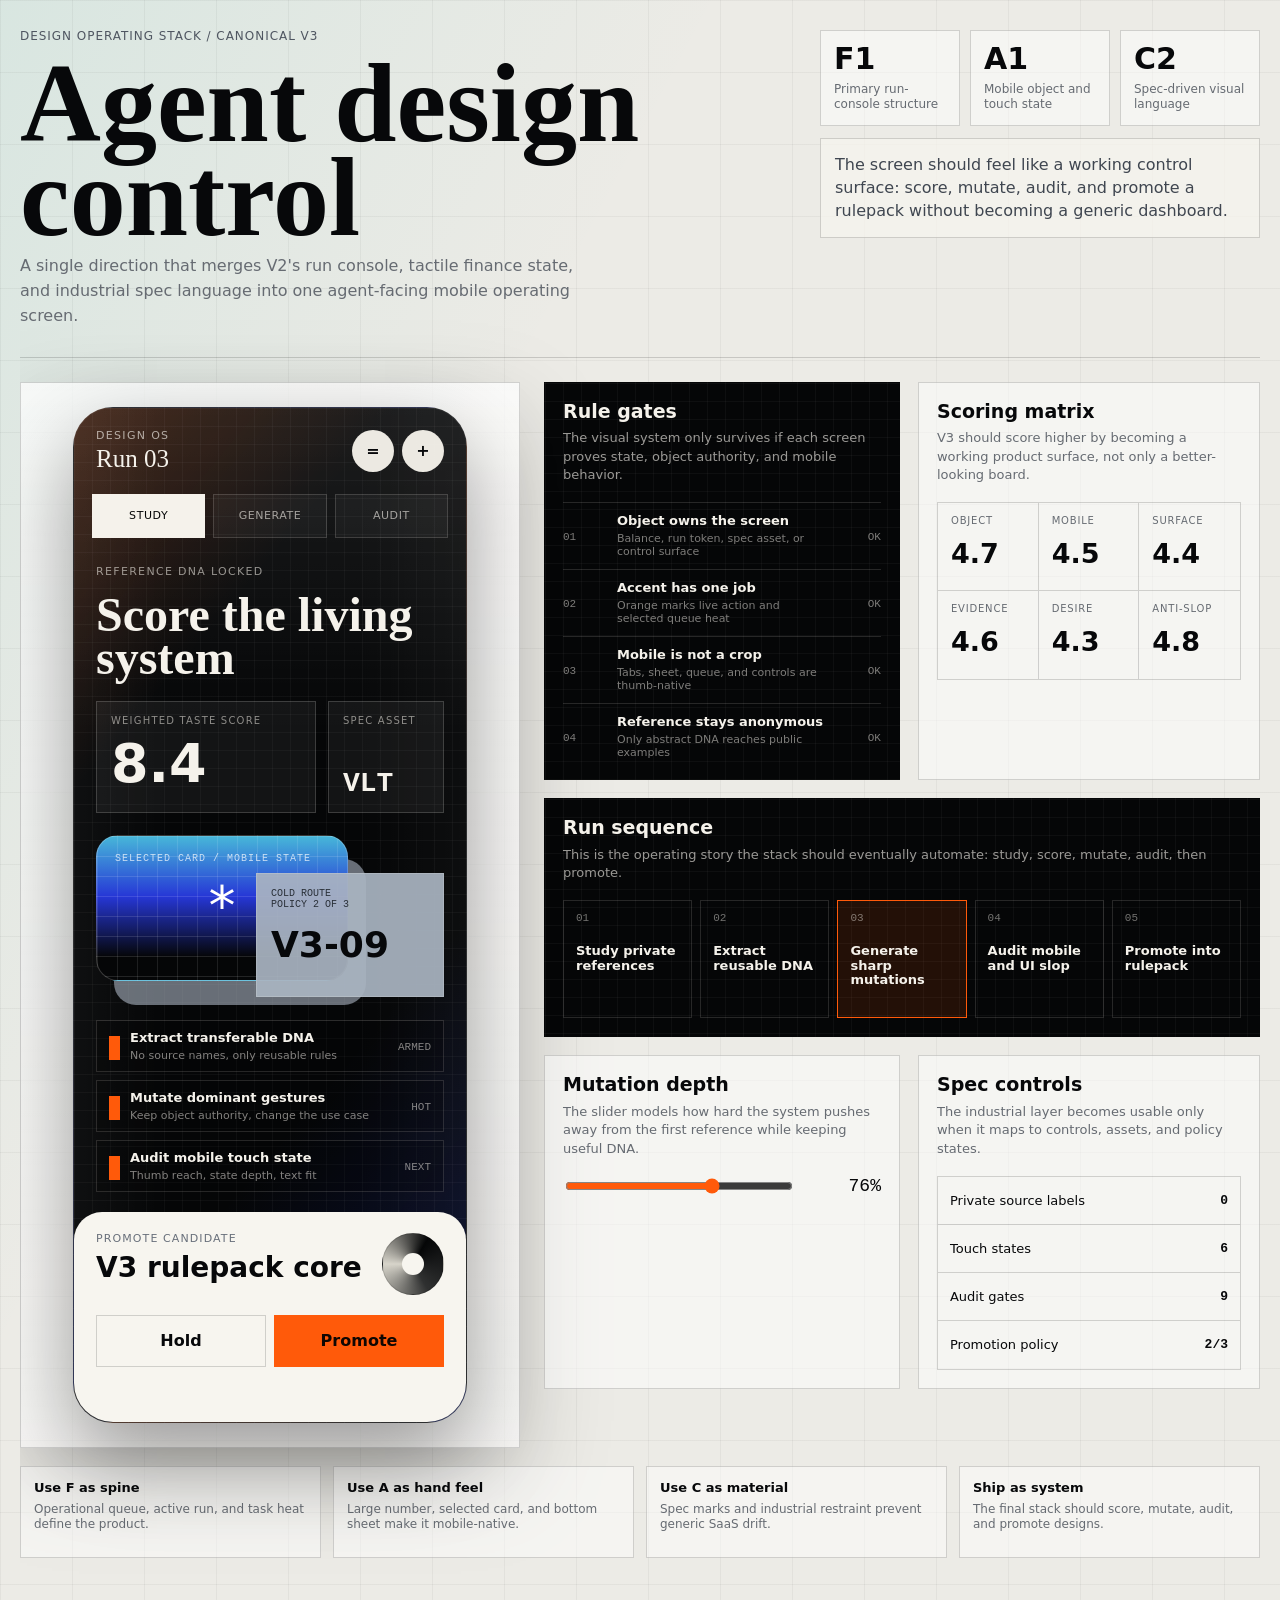
<file: design-operating-stack/examples/mobile-canonical-v3/index.html>
<!doctype html>
<html lang="en">
  <head>
    <meta charset="utf-8">
    <meta name="viewport" content="width=device-width, initial-scale=1">
    <title>Design Operating Stack - Canonical V3</title>
    <style>
      :root {
        --paper: #ecebe6;
        --paper-2: #f7f5ef;
        --ink: #07080a;
        --muted: #666b72;
        --line: rgba(7, 8, 10, 0.16);
        --line-strong: rgba(7, 8, 10, 0.28);
        --night: #050607;
        --night-2: #111317;
        --chalk: #f5f2eb;
        --acid: #ff5a0a;
        --blue: #1d3cff;
        --teal: #2bb9b0;
        --steel: #aab5c2;
        --shadow: 0 32px 90px rgba(7, 8, 10, 0.18);
        font-family:
          Inter, ui-sans-serif, system-ui, -apple-system, BlinkMacSystemFont,
          "Segoe UI", sans-serif;
      }

      * {
        box-sizing: border-box;
      }

      html {
        min-height: 100%;
        scrollbar-width: none;
      }

      html::-webkit-scrollbar,
      body::-webkit-scrollbar {
        width: 0;
        height: 0;
      }

      body {
        min-height: 100%;
        margin: 0;
        color: var(--ink);
        background:
          linear-gradient(90deg, rgba(7, 8, 10, 0.045) 1px, transparent 1px),
          linear-gradient(rgba(7, 8, 10, 0.045) 1px, transparent 1px),
          linear-gradient(118deg, rgba(43, 185, 176, 0.1), transparent 34%),
          var(--paper);
        background-size: 72px 72px, 72px 72px, auto, auto;
        overflow-x: clip;
      }

      button,
      input {
        font: inherit;
      }

      button {
        border: 0;
        cursor: pointer;
      }

      button:focus-visible,
      input:focus-visible {
        outline: 2px solid var(--acid);
        outline-offset: 3px;
      }

      .wrap {
        width: min(1480px, calc(100% - 40px));
        max-width: calc(100vw - 40px);
        margin: 0 auto;
        padding: 30px 0 52px;
        overflow-x: clip;
      }

      .hero {
        display: grid;
        grid-template-columns: minmax(0, 1fr) 440px;
        gap: 44px;
        align-items: start;
        min-width: 0;
        padding-bottom: 28px;
        border-bottom: 1px solid var(--line);
      }

      .eyebrow {
        margin: 0 0 14px;
        color: #4f5661;
        font-size: 12px;
        line-height: 1;
        letter-spacing: 0.08em;
        text-transform: uppercase;
      }

      h1 {
        max-width: 12ch;
        margin: 0;
        font-family: Georgia, "Times New Roman", serif;
        font-size: 112px;
        line-height: 0.84;
        letter-spacing: 0;
      }

      .hero-copy {
        margin: 10px 0 0;
        max-width: 560px;
        color: var(--muted);
        font-size: 16px;
        line-height: 1.55;
        overflow-wrap: anywhere;
      }

      .hero-panel {
        display: grid;
        gap: 12px;
        min-width: 0;
      }

      .signal-strip {
        display: grid;
        grid-template-columns: repeat(3, minmax(0, 1fr));
        gap: 10px;
      }

      .signal {
        min-height: 84px;
        border: 1px solid var(--line);
        background: rgba(255, 255, 255, 0.46);
        padding: 13px;
      }

      .signal b {
        display: block;
        font-size: 30px;
        line-height: 1;
        font-variant-numeric: tabular-nums;
      }

      .signal span {
        display: block;
        margin-top: 8px;
        color: var(--muted);
        font-size: 12px;
        line-height: 1.25;
      }

      .hero-note {
        min-height: 82px;
        border: 1px solid var(--line);
        background: rgba(247, 245, 239, 0.72);
        padding: 14px;
        color: #3f4650;
        line-height: 1.45;
        overflow-wrap: anywhere;
      }

      .canon {
        display: grid;
        grid-template-columns: 500px minmax(0, 1fr);
        gap: 24px;
        min-width: 0;
        padding-top: 24px;
        align-items: start;
      }

      .device-bay {
        min-height: 920px;
        min-width: 0;
        border: 1px solid var(--line);
        background:
          linear-gradient(180deg, rgba(255, 255, 255, 0.6), rgba(255, 255, 255, 0.34)),
          rgba(255, 255, 255, 0.34);
        box-shadow: var(--shadow);
        padding: 24px 18px;
      }

      .phone {
        position: sticky;
        top: 18px;
        width: min(100%, 394px);
        max-width: 100%;
        min-width: 0;
        min-height: 826px;
        margin: 0 auto;
        overflow: hidden;
        isolation: isolate;
        border: 1px solid rgba(255, 255, 255, 0.16);
        border-radius: 40px;
        color: var(--chalk);
        background:
          linear-gradient(90deg, rgba(255, 255, 255, 0.035) 1px, transparent 1px),
          linear-gradient(rgba(255, 255, 255, 0.035) 1px, transparent 1px),
          linear-gradient(130deg, rgba(255, 90, 10, 0.2), transparent 26%),
          linear-gradient(310deg, rgba(29, 60, 255, 0.2), transparent 34%),
          var(--night);
        background-size: 18px 18px, 18px 18px, auto, auto, auto;
        box-shadow: 0 34px 86px rgba(0, 0, 0, 0.38);
      }

      .phone::after {
        content: "";
        position: absolute;
        inset: 0;
        z-index: 0;
        pointer-events: none;
        background:
          linear-gradient(180deg, rgba(255, 255, 255, 0.09), transparent 32%),
          linear-gradient(90deg, rgba(255, 255, 255, 0.04), transparent 24%, transparent 72%, rgba(255, 255, 255, 0.03));
        mix-blend-mode: screen;
      }

      .phone > * {
        position: relative;
        z-index: 1;
      }

      .phone-top {
        display: flex;
        align-items: center;
        justify-content: space-between;
        gap: 12px;
        padding: 22px 22px 0;
      }

      .stack-mark {
        display: grid;
        gap: 5px;
      }

      .stack-mark span:first-child {
        color: rgba(245, 242, 235, 0.66);
        font-size: 11px;
        line-height: 1;
        letter-spacing: 0.12em;
        text-transform: uppercase;
      }

      .stack-mark span:last-child {
        font-family: Georgia, "Times New Roman", serif;
        font-size: 25px;
        line-height: 1;
      }

      .icon-row {
        display: flex;
        gap: 8px;
      }

      .icon-btn {
        display: grid;
        place-items: center;
        width: 42px;
        height: 42px;
        border-radius: 50%;
        color: var(--ink);
        background: rgba(245, 242, 235, 0.96);
        font-weight: 800;
      }

      .phase-tabs {
        display: grid;
        grid-template-columns: repeat(3, minmax(0, 1fr));
        gap: 8px;
        padding: 22px 18px 0;
      }

      .phase-tab {
        min-height: 44px;
        border: 1px solid rgba(245, 242, 235, 0.16);
        border-radius: 0;
        color: rgba(245, 242, 235, 0.62);
        background: rgba(255, 255, 255, 0.04);
        font-size: 11px;
        line-height: 1;
        letter-spacing: 0.05em;
        text-transform: uppercase;
      }

      .phase-tab.is-active {
        color: var(--night);
        background: var(--chalk);
      }

      .hero-screen {
        padding: 28px 22px 0;
      }

      .screen-label {
        margin: 0 0 16px;
        color: rgba(245, 242, 235, 0.58);
        font-size: 11px;
        line-height: 1;
        letter-spacing: 0.12em;
        text-transform: uppercase;
      }

      .screen-title {
        margin: 0;
        font-family: Georgia, "Times New Roman", serif;
        font-size: 48px;
        line-height: 0.9;
        letter-spacing: 0;
      }

      .score-row {
        display: grid;
        grid-template-columns: 1fr 116px;
        gap: 12px;
        margin-top: 22px;
      }

      .score-block,
      .run-token {
        border: 1px solid rgba(245, 242, 235, 0.18);
        background: rgba(255, 255, 255, 0.055);
        min-height: 112px;
        padding: 14px;
      }

      .score-block small,
      .run-token small {
        display: block;
        color: rgba(245, 242, 235, 0.54);
        font-size: 10px;
        line-height: 1;
        letter-spacing: 0.12em;
        text-transform: uppercase;
      }

      .score-block b {
        display: block;
        margin-top: 14px;
        font-size: 54px;
        line-height: 0.9;
        font-variant-numeric: tabular-nums;
      }

      .run-token {
        display: grid;
        align-content: space-between;
      }

      .run-token b {
        display: block;
        font-family: "Courier New", monospace;
        font-size: 28px;
        line-height: 1;
      }

      .object-stack {
        position: relative;
        min-height: 185px;
        margin: 22px 0 0;
      }

      .spec-plate {
        position: absolute;
        right: 0;
        top: 38px;
        width: 188px;
        min-height: 124px;
        border: 1px solid rgba(245, 242, 235, 0.18);
        background: rgba(170, 181, 194, 0.92);
        color: var(--ink);
        padding: 14px;
      }

      .spec-plate span {
        display: block;
        color: #2a3038;
        font-family: "Courier New", monospace;
        font-size: 10px;
        line-height: 1.15;
        text-transform: uppercase;
      }

      .spec-plate b {
        display: block;
        margin-top: 16px;
        font-size: 36px;
        line-height: 1;
      }

      .selected-card {
        position: absolute;
        left: 0;
        top: 0;
        width: 252px;
        min-height: 146px;
        overflow: hidden;
        border: 1px solid rgba(245, 242, 235, 0.22);
        border-radius: 22px;
        background:
          linear-gradient(90deg, rgba(255, 255, 255, 0.1) 1px, transparent 1px),
          linear-gradient(rgba(255, 255, 255, 0.12) 1px, transparent 1px),
          linear-gradient(180deg, #47b7d9 0%, #2637d6 42%, #050607 84%);
        background-size: 20px 20px, 20px 20px, auto;
        box-shadow: 18px 24px 0 rgba(170, 181, 194, 0.6);
        padding: 18px;
      }

      .selected-card .asterisk {
        position: absolute;
        left: 50%;
        top: 49%;
        color: #ffffff;
        font-size: 54px;
        line-height: 1;
        transform: translate(-50%, -50%);
      }

      .selected-card small {
        display: block;
        color: rgba(255, 255, 255, 0.72);
        font-family: "Courier New", monospace;
        font-size: 10px;
        line-height: 1;
        letter-spacing: 0.1em;
        text-transform: uppercase;
      }

      .queue {
        display: grid;
        gap: 8px;
        padding: 0 22px;
      }

      .queue-row {
        display: grid;
        grid-template-columns: 11px minmax(0, 1fr) auto;
        align-items: center;
        gap: 10px;
        min-height: 50px;
        border: 1px solid rgba(245, 242, 235, 0.14);
        background: rgba(0, 0, 0, 0.18);
        padding: 10px 12px;
      }

      .pin {
        width: 11px;
        height: 24px;
        background: var(--acid);
      }

      .queue-row strong {
        display: block;
        color: var(--chalk);
        font-size: 13px;
        line-height: 1.15;
      }

      .queue-row span {
        display: block;
        margin-top: 4px;
        color: rgba(245, 242, 235, 0.52);
        font-size: 11px;
        line-height: 1;
      }

      .state {
        color: var(--chalk);
        font-family: "Courier New", monospace;
        font-size: 11px;
        line-height: 1;
        text-transform: uppercase;
      }

      .control-sheet {
        margin-top: 20px;
        min-height: 210px;
        border-top: 1px solid rgba(245, 242, 235, 0.14);
        border-radius: 28px 28px 0 0;
        background: var(--paper-2);
        color: var(--ink);
        padding: 20px 22px 24px;
      }

      .sheet-top {
        display: flex;
        justify-content: space-between;
        gap: 16px;
        align-items: start;
      }

      .sheet-top small {
        display: block;
        color: #69707b;
        font-size: 11px;
        line-height: 1;
        letter-spacing: 0.1em;
        text-transform: uppercase;
      }

      .sheet-top b {
        display: block;
        margin-top: 10px;
        font-size: 28px;
        line-height: 1;
      }

      .dial {
        display: grid;
        place-items: center;
        width: 62px;
        height: 62px;
        border: 1px solid rgba(7, 8, 10, 0.14);
        border-radius: 50%;
        background:
          conic-gradient(from 30deg, #050607, #2f3030, #d7d4ca, #050607);
      }

      .dial::after {
        content: "";
        width: 22px;
        height: 22px;
        border-radius: 50%;
        background: var(--paper-2);
      }

      .action-bar {
        display: grid;
        grid-template-columns: 1fr 1fr;
        gap: 8px;
        margin-top: 20px;
      }

      .sheet-btn {
        min-height: 52px;
        border: 1px solid rgba(7, 8, 10, 0.16);
        background: transparent;
        color: var(--ink);
        font-weight: 750;
      }

      .sheet-btn.primary {
        border-color: var(--acid);
        background: var(--acid);
        color: #100703;
      }

      .operator {
        display: grid;
        grid-template-columns: minmax(0, 1.02fr) minmax(0, 0.98fr);
        gap: 18px;
        min-width: 0;
      }

      .panel {
        border: 1px solid var(--line);
        background: rgba(255, 255, 255, 0.5);
        padding: 18px;
        min-width: 0;
      }

      .panel.dark {
        color: var(--chalk);
        background:
          linear-gradient(90deg, rgba(255, 255, 255, 0.035) 1px, transparent 1px),
          linear-gradient(rgba(255, 255, 255, 0.035) 1px, transparent 1px),
          var(--night);
        background-size: 18px 18px;
      }

      .panel.wide {
        grid-column: 1 / -1;
      }

      .panel h2 {
        margin: 0;
        font-size: 19px;
        line-height: 1.1;
      }

      .panel p {
        margin: 8px 0 0;
        color: var(--muted);
        font-size: 13px;
        line-height: 1.4;
        overflow-wrap: anywhere;
      }

      .panel.dark p {
        color: rgba(245, 242, 235, 0.62);
      }

      .gate-list {
        display: grid;
        gap: 9px;
        margin-top: 18px;
      }

      .gate {
        display: grid;
        grid-template-columns: 42px minmax(0, 1fr) auto;
        align-items: center;
        gap: 12px;
        min-height: 58px;
        border-top: 1px solid var(--line);
        padding-top: 9px;
      }

      .panel.dark .gate {
        border-color: rgba(245, 242, 235, 0.14);
      }

      .gate-num {
        font-family: "Courier New", monospace;
        font-size: 16px;
        line-height: 1;
      }

      .gate strong {
        display: block;
        font-size: 13px;
        line-height: 1.1;
      }

      .gate span {
        display: block;
        margin-top: 4px;
        color: var(--muted);
        font-size: 11px;
        line-height: 1.2;
      }

      .panel.dark .gate span {
        color: rgba(245, 242, 235, 0.5);
      }

      .ok {
        min-width: 44px;
        color: var(--acid);
        font-family: "Courier New", monospace;
        font-size: 12px;
        text-align: right;
      }

      .matrix {
        display: grid;
        grid-template-columns: repeat(3, minmax(0, 1fr));
        border: 1px solid var(--line);
        margin-top: 18px;
      }

      .matrix div {
        min-height: 88px;
        border-right: 1px solid var(--line);
        border-bottom: 1px solid var(--line);
        padding: 13px;
      }

      .matrix div:nth-child(3n) {
        border-right: 0;
      }

      .matrix div:nth-last-child(-n + 3) {
        border-bottom: 0;
      }

      .matrix small {
        display: block;
        color: var(--muted);
        font-size: 10px;
        line-height: 1;
        letter-spacing: 0.08em;
        text-transform: uppercase;
      }

      .matrix b {
        display: block;
        margin-top: 14px;
        font-size: 27px;
        line-height: 1;
        font-variant-numeric: tabular-nums;
      }

      .timeline {
        display: grid;
        grid-template-columns: repeat(5, minmax(0, 1fr));
        gap: 8px;
        margin-top: 18px;
      }

      .step {
        min-height: 118px;
        border: 1px solid rgba(245, 242, 235, 0.14);
        padding: 12px;
      }

      .step small {
        display: block;
        color: rgba(245, 242, 235, 0.46);
        font-family: "Courier New", monospace;
        font-size: 11px;
        line-height: 1;
      }

      .step strong {
        display: block;
        margin-top: 20px;
        font-size: 13px;
        line-height: 1.1;
      }

      .step.is-hot {
        border-color: var(--acid);
        background: rgba(255, 90, 10, 0.12);
      }

      .depth {
        display: grid;
        grid-template-columns: 1fr 74px;
        gap: 16px;
        align-items: center;
        margin-top: 18px;
      }

      .depth input {
        width: 100%;
        accent-color: var(--acid);
      }

      .depth output {
        font-family: "Courier New", monospace;
        font-size: 18px;
        text-align: right;
      }

      .spec-table {
        border: 1px solid var(--line);
        margin-top: 18px;
      }

      .spec-table div {
        display: grid;
        grid-template-columns: minmax(0, 1fr) 74px;
        gap: 12px;
        min-height: 48px;
        align-items: center;
        border-bottom: 1px solid var(--line);
        padding: 0 12px;
      }

      .spec-table div:last-child {
        border-bottom: 0;
      }

      .spec-table span {
        font-size: 13px;
      }

      .spec-table b {
        font-family: "Courier New", monospace;
        font-size: 13px;
        text-align: right;
      }

      .footer-note {
        display: grid;
        grid-template-columns: repeat(4, minmax(0, 1fr));
        gap: 12px;
        padding-top: 18px;
      }

      .note-cell {
        min-height: 92px;
        border: 1px solid var(--line);
        background: rgba(255, 255, 255, 0.44);
        padding: 13px;
      }

      .note-cell b {
        display: block;
        font-size: 13px;
      }

      .note-cell span {
        display: block;
        margin-top: 7px;
        color: var(--muted);
        font-size: 12px;
        line-height: 1.3;
      }

      @media (max-width: 1180px) {
        h1 {
          font-size: 82px;
        }

        .hero,
        .canon {
          grid-template-columns: 1fr;
        }

        .hero-panel {
          max-width: 640px;
        }

        .device-bay {
          min-height: auto;
        }

        .phone {
          position: relative;
          top: auto;
        }
      }

      @media (max-width: 760px) {
        .wrap {
          width: calc(100% - 24px);
          padding-top: 28px;
        }

        .hero {
          gap: 24px;
          padding-bottom: 24px;
        }

        h1 {
          max-width: 10ch;
          font-size: 56px;
          line-height: 0.88;
        }

        .hero-copy {
          font-size: 15px;
        }

        .signal-strip,
        .operator,
        .footer-note {
          grid-template-columns: 1fr;
        }

        .canon {
          gap: 18px;
          padding-top: 18px;
        }

        .device-bay,
        .panel {
          padding: 12px;
        }

        .phone {
          width: 100%;
          max-width: 100%;
          min-height: 790px;
          border-radius: 32px;
        }

        .phone-top,
        .hero-screen,
        .queue {
          padding-left: 18px;
          padding-right: 18px;
        }

        .phase-tabs {
          padding-left: 14px;
          padding-right: 14px;
        }

        .screen-title {
          font-size: 40px;
        }

        .score-row {
          grid-template-columns: 1fr;
        }

        .object-stack {
          min-height: 178px;
        }

        .selected-card {
          width: 232px;
        }

        .spec-plate {
          width: 156px;
        }

        .action-bar,
        .timeline,
        .matrix {
          grid-template-columns: 1fr;
        }

        .matrix div,
        .matrix div:nth-child(3n),
        .matrix div:nth-last-child(-n + 3) {
          border-right: 0;
          border-bottom: 1px solid var(--line);
        }

        .matrix div:last-child {
          border-bottom: 0;
        }
      }

      @media (max-width: 520px) {
        .wrap {
          width: calc(100% - 18px);
          max-width: calc(100vw - 18px);
        }

        h1 {
          font-size: 42px;
          line-height: 0.92;
        }

        .device-bay {
          width: 100%;
          max-width: 100%;
          overflow: hidden;
          padding: 6px;
        }

        .phone {
          width: 320px;
          max-width: 100%;
          min-height: 760px;
          border-radius: 28px;
        }

        .icon-btn {
          width: 36px;
          height: 36px;
        }

        .phone-top,
        .hero-screen,
        .queue {
          padding-left: 12px;
          padding-right: 12px;
        }

        .phase-tabs {
          gap: 6px;
          padding-left: 12px;
          padding-right: 12px;
        }

        .phase-tab {
          min-height: 42px;
          font-size: 10px;
        }

        .screen-title {
          font-size: 34px;
        }

        .selected-card {
          width: 176px;
          min-height: 124px;
          box-shadow: 14px 20px 0 rgba(170, 181, 194, 0.6);
        }

        .spec-plate {
          width: 116px;
          min-height: 106px;
          padding: 12px;
        }

        .spec-plate b {
          font-size: 28px;
        }

        .control-sheet {
          padding-left: 16px;
          padding-right: 16px;
        }
      }

      @media (prefers-reduced-motion: no-preference) {
        .selected-card,
        .spec-plate,
        .queue-row,
        .step {
          transition:
            transform 180ms ease,
            border-color 180ms ease,
            background 180ms ease;
        }

        .phase-tab,
        .sheet-btn {
          transition:
            background 180ms ease,
            color 180ms ease,
            border-color 180ms ease;
        }

        .phone[data-mode="generate"] .selected-card {
          transform: translateY(-4px);
        }

        .phone[data-mode="audit"] .spec-plate {
          transform: translateY(-6px);
        }
      }
    </style>
  </head>
  <body>
    <div class="wrap">
      <header class="hero">
        <div>
          <p class="eyebrow">Design Operating Stack / Canonical V3</p>
          <h1>Agent design control</h1>
          <p class="hero-copy">
            A single direction that merges V2's run console, tactile finance
            state, and industrial spec language into one agent-facing mobile
            operating screen.
          </p>
        </div>

        <aside class="hero-panel" aria-label="V3 selection rationale">
          <div class="signal-strip">
            <div class="signal">
              <b>F1</b>
              <span>Primary run-console structure</span>
            </div>
            <div class="signal">
              <b>A1</b>
              <span>Mobile object and touch state</span>
            </div>
            <div class="signal">
              <b>C2</b>
              <span>Spec-driven visual language</span>
            </div>
          </div>
          <div class="hero-note">
            The screen should feel like a working control surface: score,
            mutate, audit, and promote a rulepack without becoming a generic
            dashboard.
          </div>
        </aside>
      </header>

      <main class="canon">
        <section class="device-bay" aria-label="Canonical mobile screen">
          <div class="phone" data-mode="study" id="phone">
            <div class="phone-top">
              <div class="stack-mark">
                <span>Design OS</span>
                <span>Run 03</span>
              </div>
              <div class="icon-row">
                <button class="icon-btn" type="button" title="Open command tray">=</button>
                <button class="icon-btn" type="button" title="Add rule">+</button>
              </div>
            </div>

            <div class="phase-tabs" role="tablist" aria-label="Design run mode">
              <button class="phase-tab is-active" type="button" data-mode="study">Study</button>
              <button class="phase-tab" type="button" data-mode="generate">Generate</button>
              <button class="phase-tab" type="button" data-mode="audit">Audit</button>
            </div>

            <section class="hero-screen" aria-label="Current run status">
              <p class="screen-label" id="mode-label">Reference DNA locked</p>
              <h2 class="screen-title" id="mode-title">Score the living system</h2>
              <div class="score-row">
                <div class="score-block">
                  <small>Weighted taste score</small>
                  <b id="mode-score">8.4</b>
                </div>
                <div class="run-token">
                  <small>Spec asset</small>
                  <b id="mode-token">VLT</b>
                </div>
              </div>

              <div class="object-stack" aria-label="Selected mobile object state">
                <div class="selected-card">
                  <small>Selected card / mobile state</small>
                  <span class="asterisk">*</span>
                </div>
                <div class="spec-plate">
                  <span>Cold route<br>policy 2 of 3</span>
                  <b>V3-09</b>
                </div>
              </div>
            </section>

            <section class="queue" aria-label="Operating queue">
              <div class="queue-row">
                <span class="pin"></span>
                <div>
                  <strong id="queue-one">Extract transferable DNA</strong>
                  <span>No source names, only reusable rules</span>
                </div>
                <span class="state">armed</span>
              </div>
              <div class="queue-row">
                <span class="pin"></span>
                <div>
                  <strong id="queue-two">Mutate dominant gestures</strong>
                  <span>Keep object authority, change the use case</span>
                </div>
                <span class="state">hot</span>
              </div>
              <div class="queue-row">
                <span class="pin"></span>
                <div>
                  <strong id="queue-three">Audit mobile touch state</strong>
                  <span>Thumb reach, state depth, text fit</span>
                </div>
                <span class="state">next</span>
              </div>
            </section>

            <section class="control-sheet" aria-label="Promotion controls">
              <div class="sheet-top">
                <div>
                  <small>Promote candidate</small>
                  <b id="promotion-title">V3 rulepack core</b>
                </div>
                <div class="dial" aria-hidden="true"></div>
              </div>
              <div class="action-bar">
                <button class="sheet-btn" type="button">Hold</button>
                <button class="sheet-btn primary" type="button">Promote</button>
              </div>
            </section>
          </div>
        </section>

        <section class="operator" aria-label="Canonical system controls">
          <article class="panel dark">
            <h2>Rule gates</h2>
            <p>
              The visual system only survives if each screen proves state,
              object authority, and mobile behavior.
            </p>
            <div class="gate-list">
              <div class="gate">
                <span class="gate-num">01</span>
                <div>
                  <strong>Object owns the screen</strong>
                  <span>Balance, run token, spec asset, or control surface</span>
                </div>
                <span class="ok">OK</span>
              </div>
              <div class="gate">
                <span class="gate-num">02</span>
                <div>
                  <strong>Accent has one job</strong>
                  <span>Orange marks live action and selected queue heat</span>
                </div>
                <span class="ok">OK</span>
              </div>
              <div class="gate">
                <span class="gate-num">03</span>
                <div>
                  <strong>Mobile is not a crop</strong>
                  <span>Tabs, sheet, queue, and controls are thumb-native</span>
                </div>
                <span class="ok">OK</span>
              </div>
              <div class="gate">
                <span class="gate-num">04</span>
                <div>
                  <strong>Reference stays anonymous</strong>
                  <span>Only abstract DNA reaches public examples</span>
                </div>
                <span class="ok">OK</span>
              </div>
            </div>
          </article>

          <article class="panel">
            <h2>Scoring matrix</h2>
            <p>
              V3 should score higher by becoming a working product surface,
              not only a better-looking board.
            </p>
            <div class="matrix" aria-label="Taste score forecast">
              <div>
                <small>Object</small>
                <b>4.7</b>
              </div>
              <div>
                <small>Mobile</small>
                <b>4.5</b>
              </div>
              <div>
                <small>Surface</small>
                <b>4.4</b>
              </div>
              <div>
                <small>Evidence</small>
                <b>4.6</b>
              </div>
              <div>
                <small>Desire</small>
                <b>4.3</b>
              </div>
              <div>
                <small>Anti-slop</small>
                <b>4.8</b>
              </div>
            </div>
          </article>

          <article class="panel wide dark">
            <h2>Run sequence</h2>
            <p>
              This is the operating story the stack should eventually automate:
              study, score, mutate, audit, then promote.
            </p>
            <div class="timeline" aria-label="Design operating sequence">
              <div class="step">
                <small>01</small>
                <strong>Study private references</strong>
              </div>
              <div class="step">
                <small>02</small>
                <strong>Extract reusable DNA</strong>
              </div>
              <div class="step is-hot">
                <small>03</small>
                <strong>Generate sharp mutations</strong>
              </div>
              <div class="step">
                <small>04</small>
                <strong>Audit mobile and UI slop</strong>
              </div>
              <div class="step">
                <small>05</small>
                <strong>Promote into rulepack</strong>
              </div>
            </div>
          </article>

          <article class="panel">
            <h2>Mutation depth</h2>
            <p>
              The slider models how hard the system pushes away from the first
              reference while keeping useful DNA.
            </p>
            <label class="depth">
              <input id="depth" type="range" min="40" max="95" value="76" aria-label="Mutation depth">
              <output id="depth-output">76%</output>
            </label>
          </article>

          <article class="panel">
            <h2>Spec controls</h2>
            <p>
              The industrial layer becomes usable only when it maps to controls,
              assets, and policy states.
            </p>
            <div class="spec-table">
              <div>
                <span>Private source labels</span>
                <b>0</b>
              </div>
              <div>
                <span>Touch states</span>
                <b>6</b>
              </div>
              <div>
                <span>Audit gates</span>
                <b>9</b>
              </div>
              <div>
                <span>Promotion policy</span>
                <b>2/3</b>
              </div>
            </div>
          </article>
        </section>
      </main>

      <footer class="footer-note" aria-label="V3 design decisions">
        <div class="note-cell">
          <b>Use F as spine</b>
          <span>Operational queue, active run, and task heat define the product.</span>
        </div>
        <div class="note-cell">
          <b>Use A as hand feel</b>
          <span>Large number, selected card, and bottom sheet make it mobile-native.</span>
        </div>
        <div class="note-cell">
          <b>Use C as material</b>
          <span>Spec marks and industrial restraint prevent generic SaaS drift.</span>
        </div>
        <div class="note-cell">
          <b>Ship as system</b>
          <span>The final stack should score, mutate, audit, and promote designs.</span>
        </div>
      </footer>
    </div>

    <script>
      const modes = {
        study: {
          label: "Reference DNA locked",
          title: "Score the living system",
          score: "8.4",
          token: "VLT",
          promote: "V3 rulepack core",
          queueOne: "Extract transferable DNA",
          queueTwo: "Mutate dominant gestures",
          queueThree: "Audit mobile touch state"
        },
        generate: {
          label: "Mutation run active",
          title: "Build six sharper moves",
          score: "8.7",
          token: "RUN",
          promote: "Mutation candidate",
          queueOne: "Preserve object authority",
          queueTwo: "Change surface and task",
          queueThree: "Reject palette-only edits"
        },
        audit: {
          label: "Taste gates armed",
          title: "Reject the weak defaults",
          score: "9.1",
          token: "AUD",
          promote: "Audited rulepack",
          queueOne: "Check mobile fit",
          queueTwo: "Check source anonymity",
          queueThree: "Check operational evidence"
        }
      };

      const phone = document.getElementById("phone");
      const depth = document.getElementById("depth");
      const depthOutput = document.getElementById("depth-output");
      const tabs = document.querySelectorAll(".phase-tab");

      function setMode(mode) {
        const data = modes[mode];
        phone.dataset.mode = mode;
        document.getElementById("mode-label").textContent = data.label;
        document.getElementById("mode-title").textContent = data.title;
        document.getElementById("mode-score").textContent = data.score;
        document.getElementById("mode-token").textContent = data.token;
        document.getElementById("promotion-title").textContent = data.promote;
        document.getElementById("queue-one").textContent = data.queueOne;
        document.getElementById("queue-two").textContent = data.queueTwo;
        document.getElementById("queue-three").textContent = data.queueThree;

        for (const tab of tabs) {
          tab.classList.toggle("is-active", tab.dataset.mode === mode);
        }
      }

      for (const tab of tabs) {
        tab.addEventListener("click", () => setMode(tab.dataset.mode));
      }

      depth.addEventListener("input", () => {
        depthOutput.textContent = `${depth.value}%`;
        phone.style.setProperty("--mutation-depth", `${depth.value}%`);
      });
    </script>
  </body>
</html>
</file>
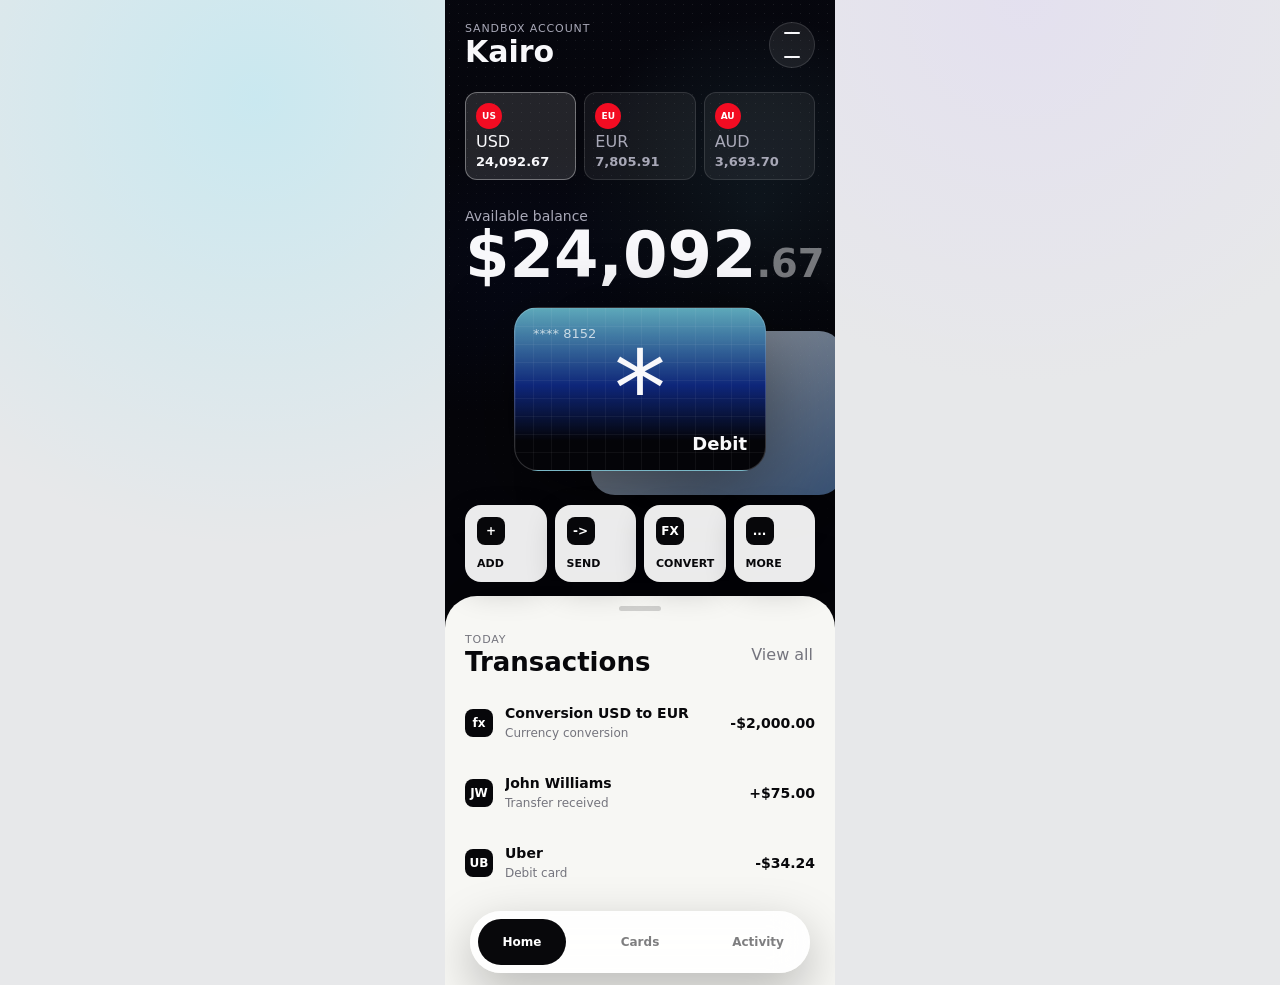
<file: design-operating-stack/examples/mobile-kinetic-finance/index.html>
<!doctype html>
<html lang="en">
  <head>
    <meta charset="utf-8">
    <meta name="viewport" content="width=device-width, initial-scale=1">
    <title>Mobile Kinetic Finance Prototype</title>
    <link rel="stylesheet" href="./styles.css">
  </head>
  <body>
    <main class="screen" aria-label="Sandbox finance account">
      <section class="hero" aria-labelledby="balance-title">
        <header class="topbar">
          <div>
            <p class="eyebrow">Sandbox account</p>
            <h1 id="balance-title">Kairo</h1>
          </div>
          <button class="icon-button" aria-label="Open account settings">
            <span></span>
            <span></span>
          </button>
        </header>

        <div class="currency-strip" aria-label="Currency balances">
          <button class="currency is-active">
            <span class="flag">US</span>
            <span>USD</span>
            <strong>24,092.67</strong>
          </button>
          <button class="currency">
            <span class="flag">EU</span>
            <span>EUR</span>
            <strong>7,805.91</strong>
          </button>
          <button class="currency">
            <span class="flag">AU</span>
            <span>AUD</span>
            <strong>3,693.70</strong>
          </button>
        </div>

        <p class="balance-label">Available balance</p>
        <div class="balance" aria-label="Available balance 24092 dollars and 67 cents">
          <span>$24,092</span><small>.67</small>
        </div>

        <div class="wallet-stack" aria-label="Selected debit card">
          <article class="card card-back" aria-hidden="true"></article>
          <article class="card card-main">
            <div class="card-grid"></div>
            <div class="brand-mark" aria-hidden="true">*</div>
            <p>**** 8152</p>
            <strong>Debit</strong>
          </article>
        </div>
      </section>

      <section class="quick-actions" aria-label="Quick actions">
        <button>
          <span>+</span>
          Add
        </button>
        <button>
          <span>-></span>
          Send
        </button>
        <button>
          <span>fx</span>
          Convert
        </button>
        <button>
          <span>...</span>
          More
        </button>
      </section>

      <section class="sheet" aria-labelledby="transactions-title">
        <div class="sheet-handle" aria-hidden="true"></div>
        <div class="sheet-header">
          <div>
            <p class="eyebrow">Today</p>
            <h2 id="transactions-title">Transactions</h2>
          </div>
          <button class="text-button">View all</button>
        </div>

        <div class="transaction-list">
          <article class="transaction">
            <span class="tx-icon">fx</span>
            <div>
              <h3>Conversion USD to EUR</h3>
              <p>Currency conversion</p>
            </div>
            <strong>-$2,000.00</strong>
          </article>
          <article class="transaction">
            <span class="tx-icon">JW</span>
            <div>
              <h3>John Williams</h3>
              <p>Transfer received</p>
            </div>
            <strong>+$75.00</strong>
          </article>
          <article class="transaction">
            <span class="tx-icon">UB</span>
            <div>
              <h3>Uber</h3>
              <p>Debit card</p>
            </div>
            <strong>-$34.24</strong>
          </article>
        </div>
      </section>

      <nav class="bottom-bar" aria-label="Primary">
        <button class="is-active" aria-label="Home">
          <span></span>
          Home
        </button>
        <button aria-label="Cards">
          <span></span>
          Cards
        </button>
        <button aria-label="Activity">
          <span></span>
          Activity
        </button>
      </nav>
    </main>
  </body>
</html>
</file>
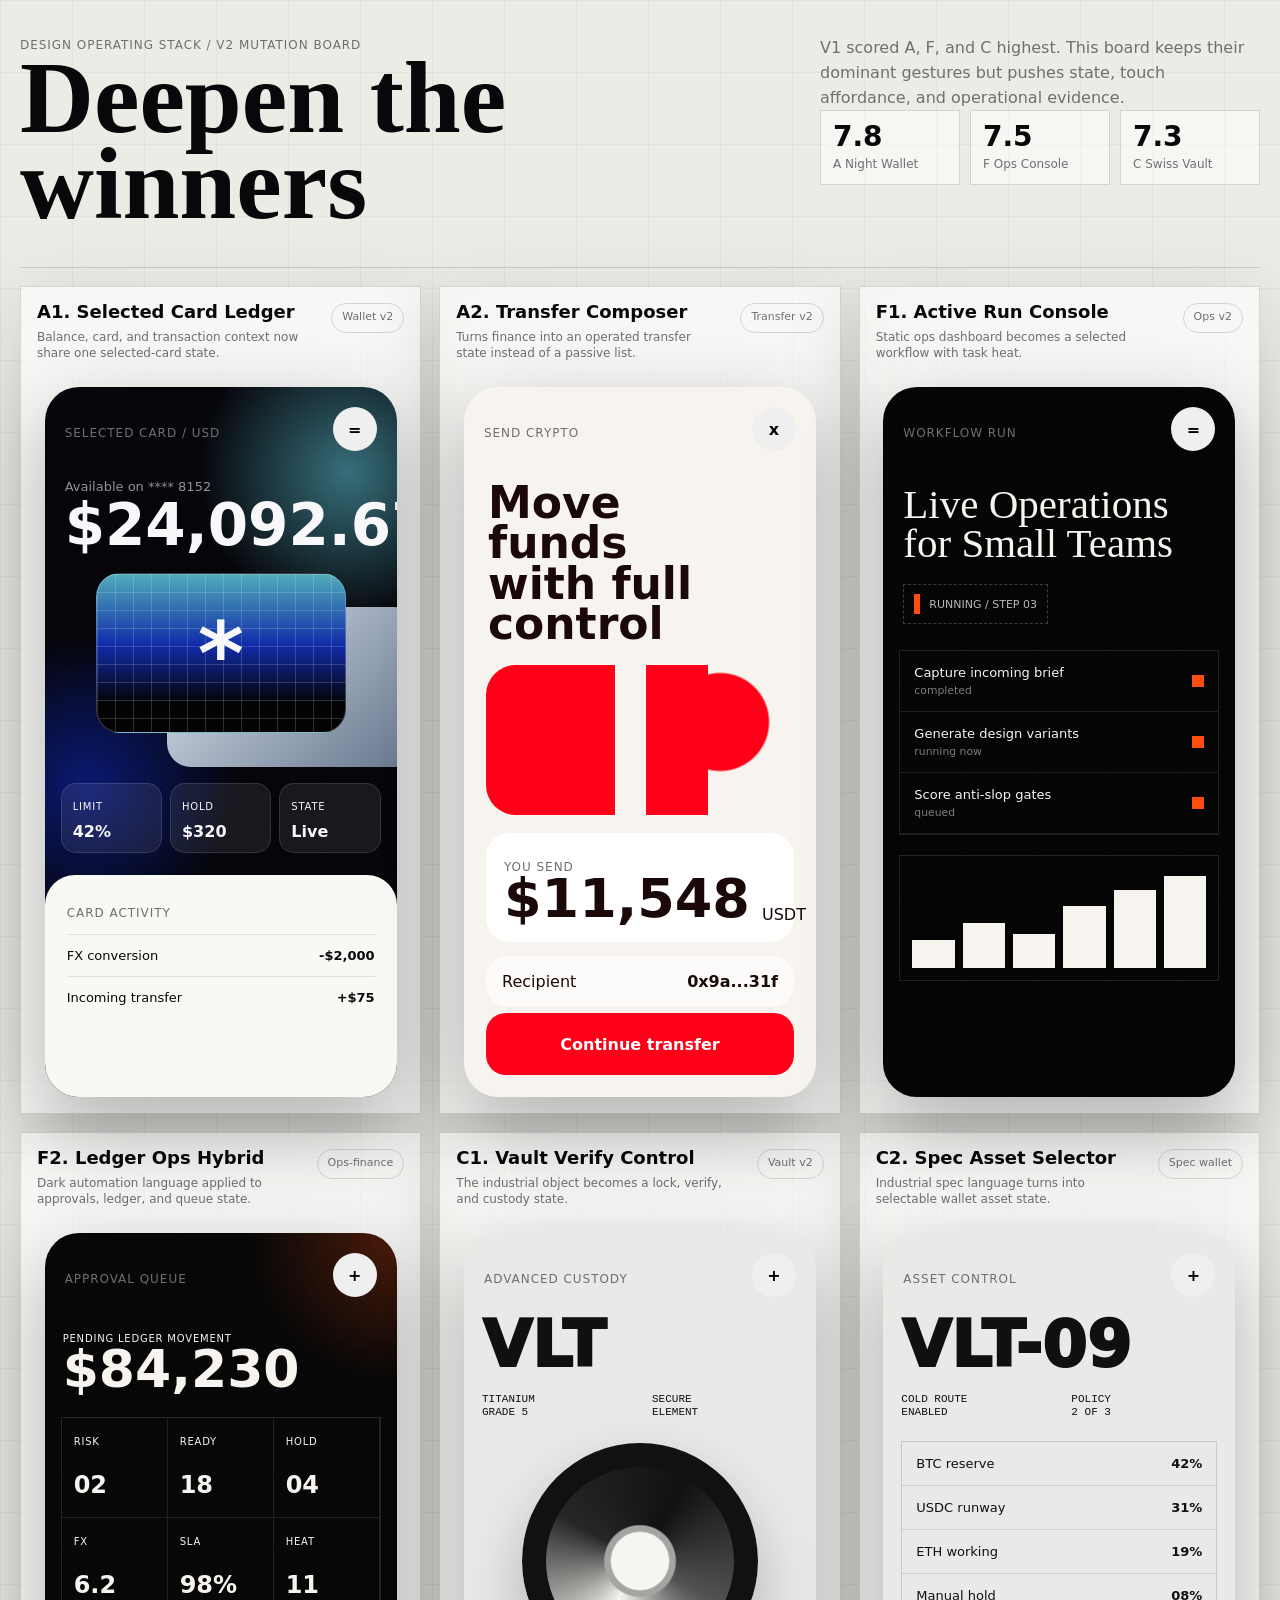
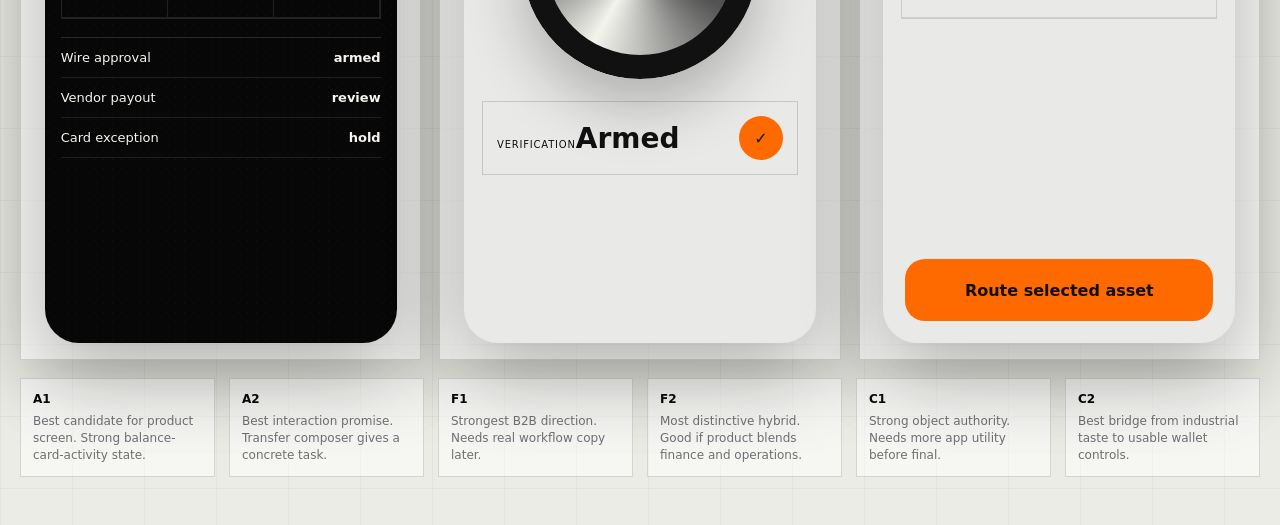
<file: design-operating-stack/examples/mobile-shotgun-board-v2/index.html>
<!doctype html>
<html lang="en">
  <head>
    <meta charset="utf-8">
    <meta name="viewport" content="width=device-width, initial-scale=1">
    <title>Design Operating Stack - V2 Mobile Mutations</title>
    <style>
      :root {
        --paper: #ecece7;
        --ink: #08080a;
        --muted: #6e6f72;
        --line: rgba(8, 8, 10, 0.14);
        --panel: rgba(255, 255, 255, 0.58);
        --shadow: 0 22px 72px rgba(8, 8, 10, 0.16);
        font-family:
          Inter, ui-sans-serif, system-ui, -apple-system, BlinkMacSystemFont,
          "Segoe UI", sans-serif;
      }

      * {
        box-sizing: border-box;
      }

      html,
      body {
        min-height: 100%;
      }

      body {
        margin: 0;
        color: var(--ink);
        background:
          linear-gradient(90deg, rgba(8, 8, 10, 0.04) 1px, transparent 1px),
          linear-gradient(rgba(8, 8, 10, 0.04) 1px, transparent 1px),
          var(--paper);
        background-size: 72px 72px;
        overflow-x: clip;
      }

      button {
        font: inherit;
        cursor: pointer;
      }

      .wrap {
        width: min(1600px, calc(100% - 40px));
        margin: 0 auto;
        padding: 28px 0 48px;
      }

      .hero {
        display: grid;
        grid-template-columns: minmax(0, 1fr) minmax(280px, 440px);
        gap: 36px;
        min-height: 240px;
        align-items: start;
        border-bottom: 1px solid var(--line);
        padding-bottom: 28px;
      }

      .eyebrow {
        margin: 0 0 12px;
        color: var(--muted);
        font-size: 12px;
        letter-spacing: 0.08em;
        line-height: 1;
        text-transform: uppercase;
      }

      h1 {
        margin: 0;
        max-width: 11ch;
        font-family: Georgia, "Times New Roman", serif;
        font-size: clamp(54px, 8vw, 118px);
        line-height: 0.84;
        letter-spacing: 0;
      }

      .hero p {
        margin: 8px 0 0;
        color: var(--muted);
        line-height: 1.55;
      }

      .score-strip {
        display: grid;
        grid-template-columns: repeat(3, minmax(0, 1fr));
        gap: 10px;
      }

      .score {
        border: 1px solid var(--line);
        background: rgba(255, 255, 255, 0.48);
        padding: 12px;
      }

      .score b {
        display: block;
        font-size: 28px;
        line-height: 1;
        font-variant-numeric: tabular-nums;
      }

      .score span {
        display: block;
        margin-top: 6px;
        color: var(--muted);
        font-size: 12px;
        line-height: 1.25;
      }

      .grid {
        display: grid;
        grid-template-columns: repeat(3, minmax(0, 1fr));
        gap: 18px;
        padding-top: 18px;
      }

      .variant {
        border: 1px solid var(--line);
        background: var(--panel);
        box-shadow: var(--shadow);
        padding: 16px;
      }

      .variant-head {
        min-height: 84px;
        display: flex;
        justify-content: space-between;
        gap: 16px;
      }

      .variant h2 {
        margin: 0;
        font-size: 18px;
        line-height: 1;
      }

      .variant p {
        margin: 8px 0 0;
        color: var(--muted);
        font-size: 12px;
        line-height: 1.35;
      }

      .pill {
        height: 30px;
        border: 1px solid var(--line);
        border-radius: 999px;
        padding: 7px 10px;
        color: var(--muted);
        font-size: 11px;
        line-height: 1;
        white-space: nowrap;
      }

      .phone {
        width: min(100%, 352px);
        min-height: 710px;
        margin: 0 auto;
        border-radius: 34px;
        overflow: hidden;
        position: relative;
        isolation: isolate;
        box-shadow: 0 28px 80px rgba(0, 0, 0, 0.28);
      }

      .top {
        display: flex;
        justify-content: space-between;
        align-items: center;
        gap: 12px;
        padding: 20px 20px 0;
        position: relative;
        z-index: 2;
      }

      .round {
        width: 44px;
        height: 44px;
        border: 0;
        border-radius: 999px;
        display: grid;
        place-items: center;
        font-weight: 900;
      }

      .label {
        margin: 0;
        font-size: 10px;
        line-height: 1;
        letter-spacing: 0.08em;
        text-transform: uppercase;
      }

      .bottom {
        position: absolute;
        left: 18px;
        right: 18px;
        bottom: 16px;
        min-height: 60px;
        border-radius: 999px;
        display: grid;
        grid-template-columns: repeat(3, minmax(0, 1fr));
        gap: 4px;
        padding: 7px;
        z-index: 5;
      }

      .bottom button {
        min-height: 46px;
        border: 0;
        border-radius: 999px;
        background: transparent;
        color: inherit;
        font-size: 12px;
        font-weight: 850;
      }

      .bottom .active {
        background: currentColor;
      }

      .bottom .active span {
        color: var(--active-ink, white);
      }

      .phone button:focus-visible {
        outline: 3px solid currentColor;
        outline-offset: 3px;
      }

      .phone button:active {
        transform: translateY(1px) scale(0.99);
      }

      .wallet-a {
        background:
          radial-gradient(circle at 86% 12%, rgba(112, 236, 255, 0.46), transparent 150px),
          radial-gradient(circle at 12% 56%, rgba(15, 45, 216, 0.5), transparent 150px),
          #05050a;
        color: #f8f8fb;
      }

      .wallet-a::before,
      .ops-a::before,
      .ops-b::before {
        content: "";
        position: absolute;
        inset: 0;
        pointer-events: none;
        background-image: radial-gradient(rgba(255, 255, 255, 0.23) 0.8px, transparent 0.8px);
        background-size: 9px 9px;
        opacity: 0.24;
      }

      .balance-object {
        padding: 28px 20px 0;
        position: relative;
        z-index: 1;
      }

      .balance-object span {
        display: block;
        color: rgba(248, 248, 251, 0.58);
        font-size: 13px;
      }

      .balance-object strong {
        display: block;
        margin-top: 5px;
        font-size: 58px;
        line-height: 0.9;
        letter-spacing: 0;
        font-variant-numeric: tabular-nums;
      }

      .card-stack {
        height: 210px;
        position: relative;
        margin-top: 22px;
      }

      .card {
        position: absolute;
        width: 250px;
        height: 160px;
        border-radius: 24px;
        overflow: hidden;
      }

      .card.back {
        right: -20px;
        top: 34px;
        background: linear-gradient(135deg, #dfe9f2, #65748c);
      }

      .card.front {
        left: 50%;
        top: 0;
        transform: translateX(-50%);
        border: 1px solid rgba(255, 255, 255, 0.22);
        background:
          linear-gradient(180deg, rgba(105, 232, 252, 0.72), rgba(17, 52, 216, 0.76) 45%, #030306 82%),
          #111;
      }

      .card.front::before {
        content: "";
        position: absolute;
        inset: 0;
        background-image:
          linear-gradient(rgba(255, 255, 255, 0.17) 1px, transparent 1px),
          linear-gradient(90deg, rgba(255, 255, 255, 0.17) 1px, transparent 1px);
        background-size: 18px 18px;
      }

      .card.front b {
        position: absolute;
        inset: 0;
        display: grid;
        place-items: center;
        font-size: 88px;
      }

      .state-strip {
        display: grid;
        grid-template-columns: repeat(3, minmax(0, 1fr));
        gap: 8px;
        padding: 0 16px;
      }

      .state-strip div {
        min-height: 68px;
        border: 1px solid rgba(255, 255, 255, 0.12);
        border-radius: 15px;
        padding: 11px;
        background: rgba(255, 255, 255, 0.08);
      }

      .state-strip b {
        display: block;
        margin-top: 8px;
        font-size: 16px;
      }

      .wallet-sheet {
        position: absolute;
        left: 0;
        right: 0;
        bottom: 0;
        height: 222px;
        border-radius: 30px 30px 0 0;
        background: #f8f8f4;
        color: #08080a;
        padding: 22px;
      }

      .row {
        display: flex;
        justify-content: space-between;
        gap: 12px;
        border-top: 1px solid rgba(8, 8, 10, 0.1);
        padding-top: 13px;
        margin-top: 13px;
        font-size: 13px;
      }

      .transfer-a {
        background: #f7f3ee;
        color: #1b0808;
      }

      .transfer-mark {
        padding: 32px 24px 0;
      }

      .transfer-mark h3 {
        margin: 0;
        max-width: 8ch;
        font-size: 44px;
        line-height: 0.92;
        letter-spacing: 0;
      }

      .red-object {
        height: 150px;
        margin: 20px 22px 0;
        border-radius: 30px;
        background:
          radial-gradient(circle at 22% 50%, #ff0018 0 50px, transparent 52px),
          radial-gradient(circle at 76% 38%, #ff0018 0 48px, transparent 50px),
          linear-gradient(90deg, #ff0018 0 42%, transparent 42% 52%, #ff0018 52% 72%, transparent 72%);
      }

      .amount-box {
        margin: 18px 22px 0;
        padding: 18px;
        border-radius: 24px;
        background: white;
        display: grid;
        grid-template-columns: 1fr auto;
        align-items: end;
        gap: 12px;
      }

      .amount-box strong {
        font-size: 54px;
        line-height: 0.9;
        font-variant-numeric: tabular-nums;
      }

      .recipient {
        margin: 14px 22px 0;
        border-radius: 22px;
        background: rgba(255, 255, 255, 0.72);
        padding: 16px;
        display: flex;
        justify-content: space-between;
      }

      .transfer-cta {
        position: absolute;
        left: 22px;
        right: 22px;
        bottom: 22px;
        min-height: 62px;
        border: 0;
        border-radius: 20px;
        background: #ff0018;
        color: white;
        font-weight: 900;
      }

      .ops-a {
        background: #050505;
        color: #f7f4ef;
      }

      .ops-title {
        padding: 34px 20px 0;
        font-family: Georgia, "Times New Roman", serif;
        font-size: 41px;
        line-height: 0.94;
      }

      .run-state {
        display: inline-flex;
        align-items: center;
        gap: 9px;
        margin: 22px 20px 0;
        border: 1px dashed rgba(255, 255, 255, 0.22);
        padding: 9px 10px;
        color: rgba(255, 255, 255, 0.72);
        font-size: 11px;
        text-transform: uppercase;
      }

      .run-state::before {
        content: "";
        width: 6px;
        height: 20px;
        background: #ff4d10;
      }

      .task-list {
        margin: 26px 16px 0;
        border: 1px solid rgba(255, 255, 255, 0.12);
      }

      .task {
        display: grid;
        grid-template-columns: 1fr auto;
        gap: 10px;
        padding: 14px;
        border-bottom: 1px solid rgba(255, 255, 255, 0.1);
        font-size: 13px;
      }

      .task small {
        display: block;
        margin-top: 4px;
        color: rgba(255, 255, 255, 0.48);
      }

      .heat {
        width: 12px;
        height: 12px;
        align-self: center;
        background: #ff4d10;
      }

      .run-chart {
        height: 126px;
        margin: 20px 16px 0;
        border: 1px solid rgba(255, 255, 255, 0.12);
        padding: 12px;
        display: flex;
        align-items: end;
        gap: 8px;
      }

      .run-chart span {
        flex: 1;
        background: #f7f4ef;
      }

      .run-chart span:nth-child(1) { height: 28%; }
      .run-chart span:nth-child(2) { height: 45%; }
      .run-chart span:nth-child(3) { height: 34%; }
      .run-chart span:nth-child(4) { height: 62%; }
      .run-chart span:nth-child(5) { height: 78%; }
      .run-chart span:nth-child(6) { height: 92%; }

      .ops-b {
        background:
          radial-gradient(circle at 100% 0%, rgba(255, 77, 16, 0.28), transparent 150px),
          #070707;
        color: #f7f4ef;
      }

      .ops-ledger {
        padding: 30px 18px 0;
      }

      .ops-ledger strong {
        display: block;
        font-size: 52px;
        line-height: 0.9;
      }

      .matrix {
        margin: 24px 16px 0;
        display: grid;
        grid-template-columns: repeat(3, minmax(0, 1fr));
        border: 1px solid rgba(255, 255, 255, 0.12);
      }

      .matrix div {
        min-height: 100px;
        border-right: 1px solid rgba(255, 255, 255, 0.1);
        border-bottom: 1px solid rgba(255, 255, 255, 0.1);
        padding: 12px;
      }

      .matrix b {
        display: block;
        font-size: 24px;
        margin-top: 22px;
      }

      .queue {
        margin: 18px 16px 0;
        border-top: 1px solid rgba(255, 255, 255, 0.14);
      }

      .queue div {
        display: flex;
        justify-content: space-between;
        border-bottom: 1px solid rgba(255, 255, 255, 0.1);
        padding: 12px 0;
        font-size: 13px;
      }

      .vault-a,
      .vault-b {
        background: #e9e9e7;
        color: #101010;
      }

      .vault-mark {
        padding: 24px 18px 0;
        font-size: 64px;
        line-height: 0.78;
        font-weight: 920;
      }

      .vault-spec {
        display: grid;
        grid-template-columns: 1fr 1fr;
        gap: 24px;
        padding: 22px 18px 0;
        font-family: "Courier New", monospace;
        font-size: 11px;
        line-height: 1.2;
        text-transform: uppercase;
      }

      .dial {
        width: 236px;
        height: 236px;
        margin: 24px auto 0;
        border-radius: 50%;
        background:
          radial-gradient(circle, #f5f5f2 0 17%, #a4a4a2 18% 21%, transparent 22%),
          conic-gradient(from 30deg, #111, #545454, #f4f4ef, #262626, #111);
        box-shadow: inset 0 0 0 24px #111, 0 28px 60px rgba(0, 0, 0, 0.24);
      }

      .verify {
        margin: 22px 18px 0;
        display: grid;
        grid-template-columns: 1fr auto;
        gap: 10px;
        align-items: center;
        border: 1px solid rgba(16, 16, 16, 0.16);
        padding: 14px;
      }

      .verify b {
        font-size: 28px;
      }

      .orange {
        background: #ff6a00;
        color: #111;
      }

      .asset-sheet {
        margin: 22px 18px 0;
        border: 1px solid rgba(16, 16, 16, 0.14);
      }

      .asset-sheet div {
        display: grid;
        grid-template-columns: 1fr auto;
        padding: 14px;
        border-bottom: 1px solid rgba(16, 16, 16, 0.12);
        font-size: 13px;
      }

      .notes {
        display: grid;
        grid-template-columns: repeat(6, minmax(0, 1fr));
        gap: 14px;
        padding-top: 18px;
      }

      .note {
        border: 1px solid var(--line);
        background: rgba(255, 255, 255, 0.48);
        padding: 12px;
        color: var(--muted);
        font-size: 12px;
        line-height: 1.42;
      }

      .note b {
        display: block;
        color: var(--ink);
        margin-bottom: 5px;
      }

      @media (max-width: 1160px) {
        .grid {
          grid-template-columns: repeat(2, minmax(0, 1fr));
        }

        .notes {
          grid-template-columns: repeat(3, minmax(0, 1fr));
        }
      }

      @media (max-width: 760px) {
        .wrap {
          width: min(100% - 24px, 500px);
          padding-top: 18px;
        }

        .hero {
          grid-template-columns: 1fr;
        }

        .score-strip {
          grid-template-columns: 1fr;
        }

        .grid,
        .notes {
          grid-template-columns: 1fr;
        }

        .variant {
          padding: 12px;
        }

        .phone {
          max-width: 328px;
          min-height: 668px;
        }

        .balance-object strong {
          font-size: 50px;
        }

        .transfer-mark h3,
        .ops-title {
          font-size: 36px;
        }
      }
    </style>
  </head>
  <body>
    <main class="wrap">
      <header class="hero">
        <div>
          <p class="eyebrow">Design Operating Stack / V2 mutation board</p>
          <h1>Deepen the winners</h1>
        </div>
        <div>
          <p>
            V1 scored A, F, and C highest. This board keeps their dominant
            gestures but pushes state, touch affordance, and operational evidence.
          </p>
          <div class="score-strip" aria-label="Selected v1 scores">
            <div class="score"><b>7.8</b><span>A Night Wallet</span></div>
            <div class="score"><b>7.5</b><span>F Ops Console</span></div>
            <div class="score"><b>7.3</b><span>C Swiss Vault</span></div>
          </div>
        </div>
      </header>

      <section class="grid" aria-label="V2 design mutations">
        <article class="variant">
          <div class="variant-head">
            <div>
              <h2>A1. Selected Card Ledger</h2>
              <p>Balance, card, and transaction context now share one selected-card state.</p>
            </div>
            <span class="pill">Wallet v2</span>
          </div>
          <div class="phone wallet-a">
            <div class="top">
              <p class="label">Selected card / USD</p>
              <button class="round" aria-label="Open card stack">=</button>
            </div>
            <div class="balance-object">
              <span>Available on **** 8152</span>
              <strong>$24,092.67</strong>
            </div>
            <div class="card-stack">
              <div class="card back"></div>
              <div class="card front"><b>*</b></div>
            </div>
            <div class="state-strip">
              <div><span class="label">Limit</span><b>42%</b></div>
              <div><span class="label">Hold</span><b>$320</b></div>
              <div><span class="label">State</span><b>Live</b></div>
            </div>
            <div class="wallet-sheet">
              <p class="label">Card activity</p>
              <div class="row"><span>FX conversion</span><strong>-$2,000</strong></div>
              <div class="row"><span>Incoming transfer</span><strong>+$75</strong></div>
            </div>
          </div>
        </article>

        <article class="variant">
          <div class="variant-head">
            <div>
              <h2>A2. Transfer Composer</h2>
              <p>Turns finance into an operated transfer state instead of a passive list.</p>
            </div>
            <span class="pill">Transfer v2</span>
          </div>
          <div class="phone transfer-a">
            <div class="top">
              <p class="label">Send crypto</p>
              <button class="round" aria-label="Close composer">x</button>
            </div>
            <div class="transfer-mark">
              <h3>Move funds with full control</h3>
            </div>
            <div class="red-object" aria-hidden="true"></div>
            <div class="amount-box">
              <div>
                <p class="label">You send</p>
                <strong>$11,548</strong>
              </div>
              <span>USDT</span>
            </div>
            <div class="recipient">
              <span>Recipient</span>
              <strong>0x9a...31f</strong>
            </div>
            <button class="transfer-cta">Continue transfer</button>
          </div>
        </article>

        <article class="variant">
          <div class="variant-head">
            <div>
              <h2>F1. Active Run Console</h2>
              <p>Static ops dashboard becomes a selected workflow with task heat.</p>
            </div>
            <span class="pill">Ops v2</span>
          </div>
          <div class="phone ops-a">
            <div class="top">
              <p class="label">Workflow run</p>
              <button class="round" aria-label="Open workflow menu">=</button>
            </div>
            <div class="ops-title">Live Operations for Small Teams</div>
            <div class="run-state">Running / step 03</div>
            <div class="task-list">
              <div class="task"><span>Capture incoming brief<small>completed</small></span><i class="heat"></i></div>
              <div class="task"><span>Generate design variants<small>running now</small></span><i class="heat"></i></div>
              <div class="task"><span>Score anti-slop gates<small>queued</small></span><i class="heat"></i></div>
            </div>
            <div class="run-chart" aria-hidden="true"><span></span><span></span><span></span><span></span><span></span><span></span></div>
          </div>
        </article>

        <article class="variant">
          <div class="variant-head">
            <div>
              <h2>F2. Ledger Ops Hybrid</h2>
              <p>Dark automation language applied to approvals, ledger, and queue state.</p>
            </div>
            <span class="pill">Ops-finance</span>
          </div>
          <div class="phone ops-b">
            <div class="top">
              <p class="label">Approval queue</p>
              <button class="round" aria-label="Open queue">+</button>
            </div>
            <div class="ops-ledger">
              <span class="label">Pending ledger movement</span>
              <strong>$84,230</strong>
            </div>
            <div class="matrix">
              <div><span class="label">Risk</span><b>02</b></div>
              <div><span class="label">Ready</span><b>18</b></div>
              <div><span class="label">Hold</span><b>04</b></div>
              <div><span class="label">FX</span><b>6.2</b></div>
              <div><span class="label">SLA</span><b>98%</b></div>
              <div><span class="label">Heat</span><b>11</b></div>
            </div>
            <div class="queue">
              <div><span>Wire approval</span><strong>armed</strong></div>
              <div><span>Vendor payout</span><strong>review</strong></div>
              <div><span>Card exception</span><strong>hold</strong></div>
            </div>
          </div>
        </article>

        <article class="variant">
          <div class="variant-head">
            <div>
              <h2>C1. Vault Verify Control</h2>
              <p>The industrial object becomes a lock, verify, and custody state.</p>
            </div>
            <span class="pill">Vault v2</span>
          </div>
          <div class="phone vault-a">
            <div class="top">
              <p class="label">Advanced custody</p>
              <button class="round" aria-label="Open vault controls">+</button>
            </div>
            <div class="vault-mark">VLT</div>
            <div class="vault-spec">
              <span>Titanium<br>grade 5</span>
              <span>Secure<br>element</span>
            </div>
            <div class="dial" aria-hidden="true"></div>
            <div class="verify">
              <div><span class="label">Verification</span><b>Armed</b></div>
              <button class="round orange" aria-label="Confirm verification">✓</button>
            </div>
          </div>
        </article>

        <article class="variant">
          <div class="variant-head">
            <div>
              <h2>C2. Spec Asset Selector</h2>
              <p>Industrial spec language turns into selectable wallet asset state.</p>
            </div>
            <span class="pill">Spec wallet</span>
          </div>
          <div class="phone vault-b">
            <div class="top">
              <p class="label">Asset control</p>
              <button class="round" aria-label="Add asset">+</button>
            </div>
            <div class="vault-mark">VLT-09</div>
            <div class="vault-spec">
              <span>Cold route<br>enabled</span>
              <span>Policy<br>2 of 3</span>
            </div>
            <div class="asset-sheet">
              <div><span>BTC reserve</span><strong>42%</strong></div>
              <div><span>USDC runway</span><strong>31%</strong></div>
              <div><span>ETH working</span><strong>19%</strong></div>
              <div><span>Manual hold</span><strong>08%</strong></div>
            </div>
            <button class="transfer-cta orange">Route selected asset</button>
          </div>
        </article>
      </section>

      <section class="notes" aria-label="V2 notes">
        <div class="note"><b>A1</b>Best candidate for product screen. Strong balance-card-activity state.</div>
        <div class="note"><b>A2</b>Best interaction promise. Transfer composer gives a concrete task.</div>
        <div class="note"><b>F1</b>Strongest B2B direction. Needs real workflow copy later.</div>
        <div class="note"><b>F2</b>Most distinctive hybrid. Good if product blends finance and operations.</div>
        <div class="note"><b>C1</b>Strong object authority. Needs more app utility before final.</div>
        <div class="note"><b>C2</b>Best bridge from industrial taste to usable wallet controls.</div>
      </section>
    </main>
  </body>
</html>
</file>
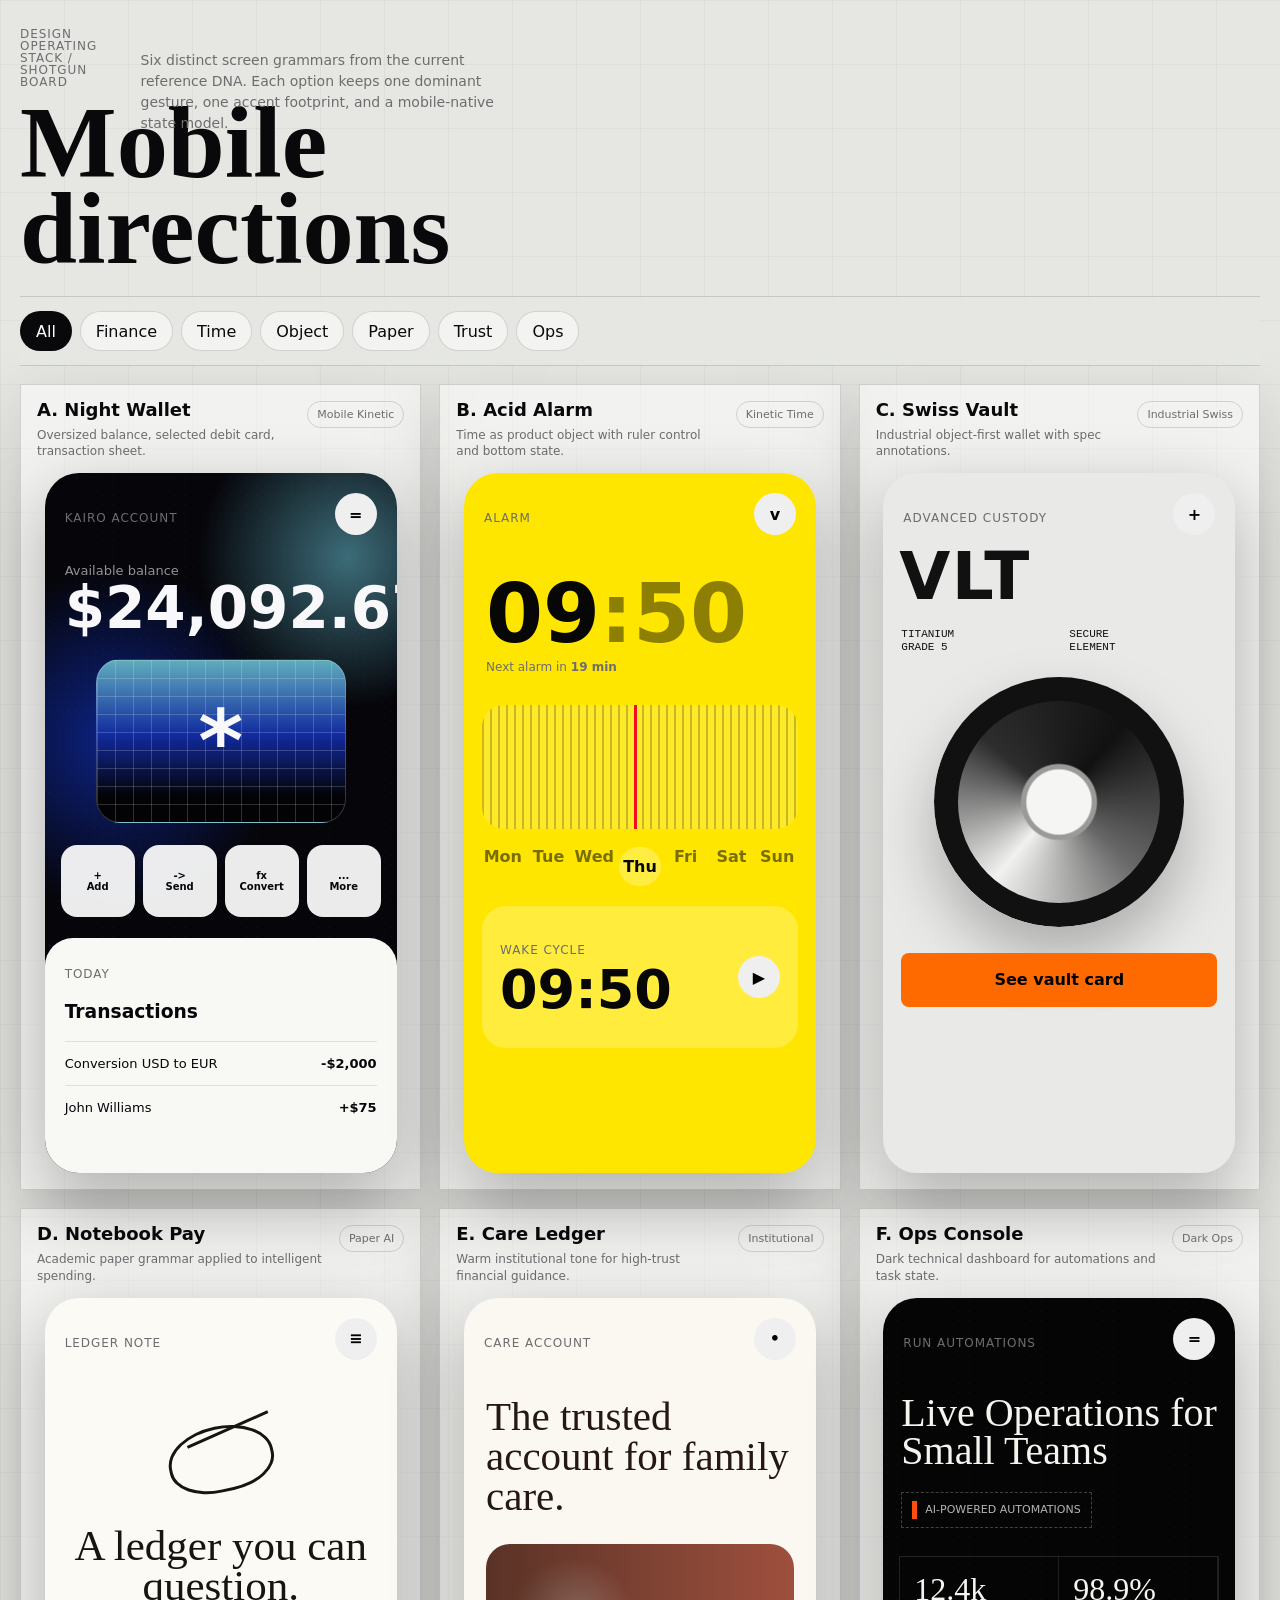
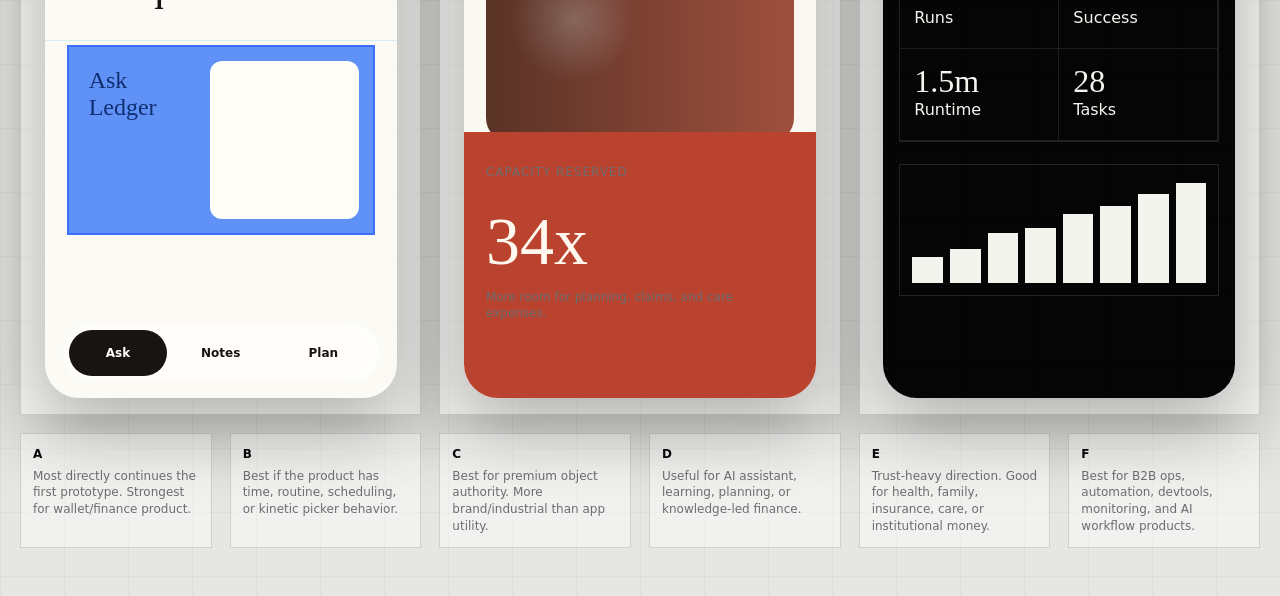
<file: design-operating-stack/examples/mobile-shotgun-board/index.html>
<!doctype html>
<html lang="en">
  <head>
    <meta charset="utf-8">
    <meta name="viewport" content="width=device-width, initial-scale=1">
    <title>Design Operating Stack - Mobile Shotgun Board</title>
    <style>
      :root {
        --page: #e6e7e2;
        --ink: #09090b;
        --muted: #6d6d70;
        --line: rgba(9, 9, 11, 0.14);
        --panel: rgba(255, 255, 255, 0.64);
        --shadow: 0 24px 70px rgba(20, 20, 24, 0.16);
        --radius: 24px;
        color-scheme: light;
        font-family:
          Inter, ui-sans-serif, system-ui, -apple-system, BlinkMacSystemFont,
          "Segoe UI", sans-serif;
      }

      * {
        box-sizing: border-box;
      }

      html,
      body {
        min-height: 100%;
      }

      body {
        margin: 0;
        background:
          linear-gradient(90deg, rgba(9, 9, 11, 0.04) 1px, transparent 1px),
          linear-gradient(rgba(9, 9, 11, 0.035) 1px, transparent 1px),
          var(--page);
        background-size: 64px 64px;
        color: var(--ink);
        overflow-x: clip;
      }

      button {
        font: inherit;
      }

      .board {
        width: min(1680px, calc(100% - 40px));
        margin: 0 auto;
        padding: 28px 0 48px;
      }

      .mast {
        min-height: 126px;
        display: grid;
        grid-template-columns: minmax(0, 1fr) auto;
        align-items: start;
        gap: 24px;
        border-bottom: 1px solid var(--line);
        padding-bottom: 24px;
      }

      .kicker {
        margin: 0 0 12px;
        color: var(--muted);
        font-size: 12px;
        line-height: 1;
        text-transform: uppercase;
        letter-spacing: 0.08em;
      }

      h1 {
        margin: 0;
        max-width: 12ch;
        font-family: Georgia, "Times New Roman", serif;
        font-size: clamp(48px, 8vw, 112px);
        line-height: 0.84;
        letter-spacing: 0;
      }

      .mast__meta {
        width: min(360px, 100%);
        padding-top: 8px;
        color: var(--muted);
        font-size: 14px;
        line-height: 1.5;
      }

      .controls {
        position: sticky;
        top: 0;
        z-index: 10;
        display: flex;
        gap: 8px;
        align-items: center;
        padding: 14px 0;
        background: color-mix(in oklab, var(--page) 86%, transparent);
        backdrop-filter: blur(18px);
        border-bottom: 1px solid var(--line);
        overflow-x: auto;
      }

      .controls {
        scrollbar-width: none;
      }

      .controls::-webkit-scrollbar {
        display: none;
      }

      .filter {
        min-height: 40px;
        border: 1px solid var(--line);
        border-radius: 999px;
        background: rgba(255, 255, 255, 0.52);
        color: var(--ink);
        padding: 0 15px;
        white-space: nowrap;
        cursor: pointer;
      }

      .filter.is-active {
        background: var(--ink);
        color: white;
      }

      .grid {
        display: grid;
        grid-template-columns: repeat(3, minmax(0, 1fr));
        gap: 18px;
        padding-top: 18px;
      }

      .variant {
        min-width: 0;
        border: 1px solid var(--line);
        background: rgba(255, 255, 255, 0.46);
        box-shadow: var(--shadow);
        padding: 16px;
        display: grid;
        grid-template-rows: auto 1fr;
        gap: 14px;
      }

      .variant__head {
        display: flex;
        justify-content: space-between;
        gap: 16px;
        min-width: 0;
      }

      .variant h2 {
        margin: 0;
        font-size: 18px;
        line-height: 1;
      }

      .variant p {
        margin: 8px 0 0;
        color: var(--muted);
        font-size: 12px;
        line-height: 1.35;
      }

      .tag {
        align-self: start;
        border: 1px solid var(--line);
        border-radius: 999px;
        padding: 6px 9px;
        color: var(--muted);
        font-size: 11px;
        white-space: nowrap;
      }

      .phone {
        width: min(100%, 352px);
        min-height: 700px;
        margin: 0 auto;
        border-radius: 34px;
        overflow: hidden;
        position: relative;
        isolation: isolate;
        box-shadow: 0 24px 70px rgba(0, 0, 0, 0.28);
      }

      .phone button {
        cursor: pointer;
        -webkit-tap-highlight-color: transparent;
      }

      .phone button:focus-visible {
        outline: 3px solid currentColor;
        outline-offset: 3px;
      }

      .phone button:active {
        transform: translateY(1px) scale(0.99);
      }

      .mini-top {
        display: flex;
        justify-content: space-between;
        align-items: center;
        gap: 12px;
        padding: 20px 20px 0;
      }

      .mini-label {
        margin: 0;
        font-size: 10px;
        line-height: 1;
        letter-spacing: 0.08em;
        text-transform: uppercase;
      }

      .round {
        width: 42px;
        height: 42px;
        border: 0;
        border-radius: 999px;
        display: grid;
        place-items: center;
        font-weight: 900;
      }

      .bottom-action {
        position: absolute;
        left: 18px;
        right: 18px;
        bottom: 16px;
        min-height: 58px;
        border-radius: 999px;
        display: grid;
        grid-template-columns: repeat(3, minmax(0, 1fr));
        align-items: center;
        padding: 6px;
        gap: 4px;
      }

      .bottom-action button {
        min-height: 46px;
        border: 0;
        border-radius: 999px;
        background: transparent;
        color: inherit;
        font-size: 12px;
        font-weight: 800;
      }

      .bottom-action .active {
        background: currentColor;
      }

      .bottom-action .active span {
        color: var(--active-ink, white);
      }

      .a-finance {
        color: #f8f8fb;
        background:
          radial-gradient(circle at 86% 12%, rgba(126, 233, 255, 0.45), transparent 150px),
          radial-gradient(circle at 20% 38%, rgba(20, 63, 255, 0.5), transparent 170px),
          #05050a;
      }

      .a-finance::before,
      .f-ops::before {
        content: "";
        position: absolute;
        inset: 0;
        background-image: radial-gradient(rgba(255, 255, 255, 0.24) 0.8px, transparent 0.8px);
        background-size: 9px 9px;
        opacity: 0.24;
        pointer-events: none;
      }

      .balance {
        padding: 28px 20px 0;
      }

      .balance small {
        display: block;
        color: rgba(248, 248, 251, 0.58);
        font-size: 13px;
      }

      .balance strong {
        display: block;
        margin-top: 4px;
        font-size: 58px;
        line-height: 0.9;
        letter-spacing: 0;
        font-variant-numeric: tabular-nums;
      }

      .glass-card {
        position: relative;
        width: 250px;
        height: 164px;
        margin: 24px auto 0;
        border: 1px solid rgba(255, 255, 255, 0.2);
        border-radius: 24px;
        background:
          linear-gradient(180deg, rgba(126, 233, 255, 0.72), rgba(18, 52, 214, 0.72) 46%, #030306 84%),
          #111;
        overflow: hidden;
      }

      .glass-card::before {
        content: "";
        position: absolute;
        inset: 0;
        background-image:
          linear-gradient(rgba(255, 255, 255, 0.18) 1px, transparent 1px),
          linear-gradient(90deg, rgba(255, 255, 255, 0.18) 1px, transparent 1px);
        background-size: 18px 18px;
      }

      .glass-card b {
        position: absolute;
        inset: 0;
        display: grid;
        place-items: center;
        font-size: 86px;
      }

      .quick {
        display: grid;
        grid-template-columns: repeat(4, minmax(0, 1fr));
        gap: 8px;
        padding: 22px 16px 0;
      }

      .quick button {
        min-height: 72px;
        border: 0;
        border-radius: 16px;
        background: rgba(255, 255, 255, 0.92);
        color: #07070b;
        font-size: 10px;
        font-weight: 850;
      }

      .sheet {
        position: absolute;
        left: 0;
        right: 0;
        bottom: 0;
        height: 235px;
        border-radius: 28px 28px 0 0;
        background: #f8f8f4;
        color: #07070b;
        padding: 20px;
      }

      .tx {
        display: flex;
        justify-content: space-between;
        gap: 12px;
        border-top: 1px solid rgba(7, 7, 11, 0.1);
        padding-top: 14px;
        margin-top: 14px;
        font-size: 13px;
      }

      .b-alarm {
        background: #ffe600;
        color: #070707;
      }

      .time {
        padding: 42px 22px 0;
      }

      .time strong {
        display: block;
        font-size: 82px;
        line-height: 0.9;
        letter-spacing: 0;
        font-weight: 720;
      }

      .time span {
        color: rgba(7, 7, 7, 0.46);
      }

      .ruler {
        height: 124px;
        margin: 30px 18px 0;
        border-radius: 22px;
        background:
          linear-gradient(90deg, transparent 0 48%, #f20c22 48% 49%, transparent 49%),
          repeating-linear-gradient(90deg, rgba(7, 7, 7, 0.22) 0 2px, transparent 2px 8px),
          rgba(255, 255, 255, 0.16);
      }

      .day-strip {
        display: grid;
        grid-template-columns: repeat(7, minmax(0, 1fr));
        gap: 4px;
        padding: 18px 18px 0;
        color: rgba(7, 7, 7, 0.54);
        font-weight: 700;
        text-align: center;
      }

      .day-strip b {
        color: #070707;
        background: rgba(255, 255, 255, 0.26);
        border-radius: 999px;
        padding: 10px 0;
      }

      .alarm-card {
        margin: 20px 18px 0;
        min-height: 142px;
        border-radius: 24px;
        background: rgba(255, 255, 255, 0.24);
        display: grid;
        grid-template-columns: 1fr auto;
        align-items: center;
        padding: 18px;
      }

      .alarm-card strong {
        font-size: 54px;
        font-variant-numeric: tabular-nums;
      }

      .c-swiss {
        background: #e9e9e8;
        color: #111;
      }

      .swiss-mark {
        padding: 18px 16px 0;
        font-size: 66px;
        line-height: 0.74;
        font-weight: 900;
        letter-spacing: 0.02em;
      }

      .spec-row {
        display: grid;
        grid-template-columns: 1fr 1fr;
        gap: 20px;
        padding: 26px 18px 0;
        font-family: "Courier New", monospace;
        font-size: 11px;
        line-height: 1.2;
        text-transform: uppercase;
      }

      .object-disc {
        width: 250px;
        height: 250px;
        margin: 22px auto 0;
        border-radius: 50%;
        background:
          radial-gradient(circle at 50% 50%, #f5f5f4 0 18%, #9a9a98 19% 21%, transparent 22%),
          conic-gradient(from 40deg, #111, #676767, #f1f1ef, #2d2d2e, #111);
        box-shadow: inset 0 0 0 24px #111, 0 30px 60px rgba(0, 0, 0, 0.26);
      }

      .swiss-cta {
        margin: 26px 18px 0;
        min-height: 54px;
        border: 0;
        border-radius: 8px;
        background: #ff6a00;
        width: calc(100% - 36px);
        font-weight: 850;
      }

      .d-paper {
        background:
          linear-gradient(#d5edf5 1px, transparent 1px) 0 342px / 100% 22px no-repeat,
          #fbfaf5;
        color: #171412;
      }

      .paper-hero {
        padding: 36px 24px 0;
        text-align: center;
      }

      .paper-hero h3 {
        margin: 18px 0 0;
        font-family: Georgia, "Times New Roman", serif;
        font-size: 43px;
        line-height: 0.94;
        font-weight: 500;
      }

      .doodle {
        width: 142px;
        height: 112px;
        margin: 0 auto;
        position: relative;
      }

      .doodle::before,
      .doodle::after {
        content: "";
        position: absolute;
        border: 3px solid #171412;
      }

      .doodle::before {
        inset: 30px 18px 16px;
        border-radius: 50% 50% 44% 44%;
        transform: rotate(-12deg);
      }

      .doodle::after {
        width: 88px;
        height: 2px;
        left: 34px;
        top: 32px;
        border-width: 3px 0 0;
        transform: rotate(-24deg);
      }

      .note-panel {
        margin: 38px 22px 0;
        min-height: 190px;
        background: #5f91f6;
        color: #102e70;
        border: 2px solid #3d6fff;
        display: grid;
        grid-template-columns: 0.72fr 1fr;
      }

      .note-panel div:first-child {
        padding: 20px;
        font-family: Georgia, "Times New Roman", serif;
        font-size: 24px;
      }

      .note-panel div:last-child {
        margin: 14px;
        border-radius: 12px;
        background: #fffdf7;
      }

      .e-care {
        background: #fbf8f1;
        color: #251714;
      }

      .care-head {
        padding: 36px 22px 0;
      }

      .care-head h3 {
        margin: 0;
        font-family: Georgia, "Times New Roman", serif;
        font-size: 41px;
        line-height: 0.98;
        font-weight: 500;
      }

      .care-media {
        margin: 28px 22px 0;
        min-height: 198px;
        border-radius: 24px;
        background:
          linear-gradient(90deg, rgba(69, 39, 26, 0.72), rgba(187, 78, 55, 0.38)),
          radial-gradient(circle at 28% 38%, rgba(255, 255, 255, 0.65), transparent 62px),
          #9c4d3b;
        filter: saturate(0.88);
      }

      .stat-flood {
        position: absolute;
        left: 0;
        right: 0;
        bottom: 0;
        height: 266px;
        background: #b9432e;
        color: #fff8ef;
        padding: 24px 22px;
      }

      .stat-flood strong {
        display: block;
        margin-top: 22px;
        font-family: Georgia, "Times New Roman", serif;
        font-size: 68px;
        font-weight: 400;
      }

      .f-ops {
        background: #050505;
        color: #f5f5f0;
      }

      .ops-title {
        padding: 34px 18px 0;
        font-family: Georgia, "Times New Roman", serif;
        font-size: 40px;
        line-height: 0.95;
      }

      .ops-chip {
        display: inline-flex;
        gap: 8px;
        align-items: center;
        margin: 22px 18px 0;
        border: 1px dashed rgba(255, 255, 255, 0.24);
        padding: 8px 10px;
        color: rgba(255, 255, 255, 0.7);
        font-size: 11px;
        text-transform: uppercase;
      }

      .ops-chip::before {
        content: "";
        width: 5px;
        height: 18px;
        background: #ff4d10;
      }

      .ops-grid {
        margin: 28px 16px 0;
        border: 1px solid rgba(255, 255, 255, 0.12);
        display: grid;
        grid-template-columns: 1fr 1fr;
      }

      .ops-grid div {
        min-height: 92px;
        border-right: 1px solid rgba(255, 255, 255, 0.1);
        border-bottom: 1px solid rgba(255, 255, 255, 0.1);
        padding: 14px;
      }

      .ops-grid strong {
        display: block;
        font-family: Georgia, "Times New Roman", serif;
        font-size: 32px;
        font-weight: 400;
      }

      .bars {
        margin: 22px 16px 0;
        height: 132px;
        display: flex;
        align-items: end;
        gap: 7px;
        padding: 12px;
        border: 1px solid rgba(255, 255, 255, 0.12);
      }

      .bars span {
        flex: 1;
        background: #f4f4ef;
        min-height: 18px;
      }

      .bars span:nth-child(1) { height: 24%; }
      .bars span:nth-child(2) { height: 32%; }
      .bars span:nth-child(3) { height: 47%; }
      .bars span:nth-child(4) { height: 52%; }
      .bars span:nth-child(5) { height: 65%; }
      .bars span:nth-child(6) { height: 72%; }
      .bars span:nth-child(7) { height: 84%; }
      .bars span:nth-child(8) { height: 94%; }

      .notes {
        display: grid;
        grid-template-columns: repeat(6, minmax(0, 1fr));
        gap: 18px;
        padding-top: 18px;
      }

      .note {
        border: 1px solid var(--line);
        background: rgba(255, 255, 255, 0.42);
        padding: 12px;
        font-size: 12px;
        line-height: 1.4;
        color: var(--muted);
      }

      .note b {
        display: block;
        color: var(--ink);
        margin-bottom: 5px;
      }

      @media (max-width: 1180px) {
        .grid {
          grid-template-columns: repeat(2, minmax(0, 1fr));
        }

        .notes {
          grid-template-columns: repeat(3, minmax(0, 1fr));
        }
      }

      @media (max-width: 760px) {
        .board {
          width: min(100% - 24px, 460px);
          padding-top: 18px;
        }

        .mast {
          grid-template-columns: 1fr;
        }

        .mast__meta {
          width: 100%;
          overflow-wrap: anywhere;
        }

        .grid {
          grid-template-columns: 1fr;
        }

        .notes {
          grid-template-columns: 1fr;
        }

        .variant {
          padding: 12px;
        }

        .phone {
          width: 100%;
          max-width: 320px;
          min-height: 640px;
        }

        .balance strong {
          font-size: 50px;
        }

        .time strong {
          font-size: 72px;
        }

        .glass-card {
          width: 230px;
          height: 150px;
        }

        .object-disc {
          width: 220px;
          height: 220px;
        }
      }
    </style>
  </head>
  <body>
    <main class="board">
      <header class="mast">
        <div>
          <p class="kicker">Design Operating Stack / Shotgun Board</p>
          <h1>Mobile directions</h1>
        </div>
        <p class="mast__meta">
          Six distinct screen grammars from the current reference DNA. Each option
          keeps one dominant gesture, one accent footprint, and a mobile-native
          state model.
        </p>
      </header>

      <nav class="controls" aria-label="Variant filters">
        <button class="filter is-active" data-filter="all">All</button>
        <button class="filter" data-filter="finance">Finance</button>
        <button class="filter" data-filter="time">Time</button>
        <button class="filter" data-filter="object">Object</button>
        <button class="filter" data-filter="paper">Paper</button>
        <button class="filter" data-filter="trust">Trust</button>
        <button class="filter" data-filter="ops">Ops</button>
      </nav>

      <section class="grid" aria-label="Design variants">
        <article class="variant" data-kind="finance">
          <div class="variant__head">
            <div>
              <h2>A. Night Wallet</h2>
              <p>Oversized balance, selected debit card, transaction sheet.</p>
            </div>
            <span class="tag">Mobile Kinetic</span>
          </div>
          <div class="phone a-finance">
            <div class="mini-top">
              <p class="mini-label">Kairo account</p>
              <button class="round" aria-label="Open menu">=</button>
            </div>
            <div class="balance">
              <small>Available balance</small>
              <strong>$24,092<span>.67</span></strong>
            </div>
            <div class="glass-card"><b>*</b></div>
            <div class="quick">
              <button>+<br>Add</button>
              <button>-><br>Send</button>
              <button>fx<br>Convert</button>
              <button>...<br>More</button>
            </div>
            <div class="sheet">
              <p class="mini-label">Today</p>
              <h3>Transactions</h3>
              <div class="tx"><span>Conversion USD to EUR</span><strong>-$2,000</strong></div>
              <div class="tx"><span>John Williams</span><strong>+$75</strong></div>
            </div>
          </div>
        </article>

        <article class="variant" data-kind="time">
          <div class="variant__head">
            <div>
              <h2>B. Acid Alarm</h2>
              <p>Time as product object with ruler control and bottom state.</p>
            </div>
            <span class="tag">Kinetic Time</span>
          </div>
          <div class="phone b-alarm">
            <div class="mini-top">
              <p class="mini-label">Alarm</p>
              <button class="round" aria-label="Collapse alarm">v</button>
            </div>
            <div class="time">
              <strong>09<span>:50</span></strong>
              <p>Next alarm in <b>19 min</b></p>
            </div>
            <div class="ruler" aria-hidden="true"></div>
            <div class="day-strip"><span>Mon</span><span>Tue</span><span>Wed</span><b>Thu</b><span>Fri</span><span>Sat</span><span>Sun</span></div>
            <div class="alarm-card">
              <div>
                <p class="mini-label">Wake cycle</p>
                <strong>09:50</strong>
              </div>
              <button class="round" aria-label="Play alarm">▶</button>
            </div>
          </div>
        </article>

        <article class="variant" data-kind="object">
          <div class="variant__head">
            <div>
              <h2>C. Swiss Vault</h2>
              <p>Industrial object-first wallet with spec annotations.</p>
            </div>
            <span class="tag">Industrial Swiss</span>
          </div>
          <div class="phone c-swiss">
            <div class="mini-top">
              <p class="mini-label">Advanced custody</p>
              <button class="round" aria-label="Open menu">+</button>
            </div>
            <div class="swiss-mark">VLT</div>
            <div class="spec-row">
              <span>Titanium<br>grade 5</span>
              <span>Secure<br>element</span>
            </div>
            <div class="object-disc" aria-hidden="true"></div>
            <button class="swiss-cta">See vault card</button>
          </div>
        </article>

        <article class="variant" data-kind="paper">
          <div class="variant__head">
            <div>
              <h2>D. Notebook Pay</h2>
              <p>Academic paper grammar applied to intelligent spending.</p>
            </div>
            <span class="tag">Paper AI</span>
          </div>
          <div class="phone d-paper">
            <div class="mini-top">
              <p class="mini-label">Ledger note</p>
              <button class="round" aria-label="Open menu">≡</button>
            </div>
            <div class="paper-hero">
              <div class="doodle" aria-hidden="true"></div>
              <h3>A ledger you can question.</h3>
            </div>
            <div class="note-panel">
              <div>Ask<br>Ledger</div>
              <div></div>
            </div>
            <div class="bottom-action" style="background: rgba(255,255,255,.72); --active-ink:#fff;">
              <button class="active"><span>Ask</span></button>
              <button>Notes</button>
              <button>Plan</button>
            </div>
          </div>
        </article>

        <article class="variant" data-kind="trust">
          <div class="variant__head">
            <div>
              <h2>E. Care Ledger</h2>
              <p>Warm institutional tone for high-trust financial guidance.</p>
            </div>
            <span class="tag">Institutional</span>
          </div>
          <div class="phone e-care">
            <div class="mini-top">
              <p class="mini-label">Care account</p>
              <button class="round" aria-label="Open menu">•</button>
            </div>
            <div class="care-head">
              <h3>The trusted account for family care.</h3>
            </div>
            <div class="care-media" aria-hidden="true"></div>
            <div class="stat-flood">
              <p class="mini-label">Capacity reserved</p>
              <strong>34x</strong>
              <p>More room for planning, claims, and care expenses.</p>
            </div>
          </div>
        </article>

        <article class="variant" data-kind="ops">
          <div class="variant__head">
            <div>
              <h2>F. Ops Console</h2>
              <p>Dark technical dashboard for automations and task state.</p>
            </div>
            <span class="tag">Dark Ops</span>
          </div>
          <div class="phone f-ops">
            <div class="mini-top">
              <p class="mini-label">Run automations</p>
              <button class="round" aria-label="Open menu">=</button>
            </div>
            <div class="ops-title">Live Operations for Small Teams</div>
            <div class="ops-chip">AI-powered automations</div>
            <div class="ops-grid">
              <div><strong>12.4k</strong><span>Runs</span></div>
              <div><strong>98.9%</strong><span>Success</span></div>
              <div><strong>1.5m</strong><span>Runtime</span></div>
              <div><strong>28</strong><span>Tasks</span></div>
            </div>
            <div class="bars" aria-hidden="true"><span></span><span></span><span></span><span></span><span></span><span></span><span></span><span></span></div>
          </div>
        </article>
      </section>

      <section class="notes" aria-label="Selection notes">
        <div class="note"><b>A</b>Most directly continues the first prototype. Strongest for wallet/finance product.</div>
        <div class="note"><b>B</b>Best if the product has time, routine, scheduling, or kinetic picker behavior.</div>
        <div class="note"><b>C</b>Best for premium object authority. More brand/industrial than app utility.</div>
        <div class="note"><b>D</b>Useful for AI assistant, learning, planning, or knowledge-led finance.</div>
        <div class="note"><b>E</b>Trust-heavy direction. Good for health, family, insurance, care, or institutional money.</div>
        <div class="note"><b>F</b>Best for B2B ops, automation, devtools, monitoring, and AI workflow products.</div>
      </section>
    </main>

    <script>
      const filters = [...document.querySelectorAll(".filter")];
      const variants = [...document.querySelectorAll(".variant")];

      filters.forEach((filter) => {
        filter.addEventListener("click", () => {
          const kind = filter.dataset.filter;
          filters.forEach((item) => item.classList.toggle("is-active", item === filter));
          variants.forEach((variant) => {
            const show = kind === "all" || variant.dataset.kind === kind;
            variant.hidden = !show;
          });
        });
      });
    </script>
  </body>
</html>
</file>
<file: design-operating-stack/examples/mobile-kinetic-finance/styles.css>
:root {
  --paper: #05050a;
  --ink: #f8f8fb;
  --muted: #a8a8b7;
  --hairline: rgba(255, 255, 255, 0.12);
  --panel: rgba(255, 255, 255, 0.08);
  --sheet: #f7f7f4;
  --sheet-ink: #08080b;
  --sheet-muted: #74747d;
  --accent: #d9c8ff;
  --accent-hot: #f30c22;
  --blue: #0b44ff;
  --cyan: #7ee9ff;
  --radius-lg: 28px;
  --radius-md: 18px;
  --radius-sm: 12px;
  font-family:
    Inter, ui-sans-serif, system-ui, -apple-system, BlinkMacSystemFont, "Segoe UI",
    sans-serif;
}

* {
  box-sizing: border-box;
}

html,
body {
  min-height: 100%;
}

body {
  margin: 0;
  background:
    radial-gradient(circle at 20% 10%, rgba(126, 233, 255, 0.28), transparent 28rem),
    radial-gradient(circle at 80% 0%, rgba(217, 200, 255, 0.24), transparent 24rem),
    #e7e8ea;
  color: var(--ink);
  display: grid;
  place-items: center;
  overflow-x: clip;
}

button {
  font: inherit;
}

.screen {
  width: 100vw;
  max-width: 390px;
  min-height: 100dvh;
  background:
    linear-gradient(180deg, rgba(6, 7, 15, 0.72), rgba(5, 5, 10, 1) 42%),
    radial-gradient(circle at 80% 21%, rgba(126, 233, 255, 0.46), transparent 12rem),
    radial-gradient(circle at 19% 36%, rgba(11, 68, 255, 0.52), transparent 13rem),
    var(--paper);
  position: relative;
  overflow: hidden;
  isolation: isolate;
}

.screen::before {
  content: "";
  position: absolute;
  inset: 0;
  pointer-events: none;
  opacity: 0.34;
  background-image: radial-gradient(rgba(255, 255, 255, 0.25) 0.7px, transparent 0.7px);
  background-size: 9px 9px;
  mask-image: linear-gradient(180deg, #000 0%, transparent 58%);
}

.hero {
  position: relative;
  z-index: 1;
  padding: max(22px, env(safe-area-inset-top)) 20px 0;
}

.topbar,
.sheet-header,
.transaction,
.bottom-bar {
  display: flex;
  align-items: center;
}

.topbar {
  justify-content: space-between;
  gap: 16px;
}

.eyebrow {
  margin: 0 0 4px;
  font-size: 11px;
  line-height: 1;
  color: var(--muted);
  text-transform: uppercase;
  letter-spacing: 0.08em;
}

h1,
h2,
h3,
p {
  margin: 0;
}

h1 {
  font-size: 30px;
  line-height: 0.95;
  letter-spacing: 0;
}

.icon-button {
  width: 46px;
  height: 46px;
  border: 1px solid var(--hairline);
  border-radius: 999px;
  background: rgba(255, 255, 255, 0.08);
  color: var(--ink);
  display: grid;
  place-items: center;
  gap: 4px;
  padding: 0;
}

.icon-button span {
  width: 16px;
  height: 2px;
  border-radius: 999px;
  background: currentColor;
  display: block;
}

.currency-strip {
  margin-top: 24px;
  display: grid;
  grid-template-columns: repeat(3, minmax(0, 1fr));
  gap: 8px;
}

.currency {
  min-height: 72px;
  border: 1px solid var(--hairline);
  border-radius: var(--radius-sm);
  background: rgba(255, 255, 255, 0.06);
  color: var(--muted);
  padding: 10px;
  text-align: left;
  display: grid;
  gap: 3px;
}

.currency.is-active {
  color: var(--ink);
  border-color: rgba(255, 255, 255, 0.36);
  background: rgba(255, 255, 255, 0.12);
}

.currency strong {
  color: inherit;
  font-size: 13px;
  font-variant-numeric: tabular-nums;
}

.flag {
  width: 26px;
  height: 26px;
  border-radius: 999px;
  display: grid;
  place-items: center;
  background: var(--accent-hot);
  color: white;
  font-size: 9px;
  font-weight: 800;
}

.balance-label {
  margin-top: 28px;
  color: var(--muted);
  font-size: 14px;
}

.balance {
  margin-top: 2px;
  display: flex;
  align-items: baseline;
  font-size: clamp(48px, 14vw, 64px);
  line-height: 0.92;
  letter-spacing: 0;
  font-weight: 680;
  font-variant-numeric: tabular-nums;
  white-space: nowrap;
}

.balance small {
  color: rgba(248, 248, 251, 0.46);
  font-size: 0.6em;
}

.wallet-stack {
  position: relative;
  height: 216px;
  margin-top: 22px;
}

.card {
  position: absolute;
  width: 252px;
  height: 164px;
  border-radius: 24px;
  overflow: hidden;
  box-shadow: 0 24px 80px rgba(0, 0, 0, 0.48);
}

.card-back {
  right: -28px;
  top: 24px;
  background: linear-gradient(145deg, rgba(255, 255, 255, 0.8), rgba(120, 180, 255, 0.55));
  opacity: 0.78;
}

.card-main {
  left: 50%;
  top: 0;
  transform: translateX(-50%);
  background:
    linear-gradient(180deg, rgba(126, 233, 255, 0.7), rgba(11, 68, 255, 0.42) 48%, #040408 82%),
    #101018;
  border: 1px solid rgba(255, 255, 255, 0.18);
  padding: 18px;
}

.card-grid {
  position: absolute;
  inset: 0;
  opacity: 0.24;
  background-image:
    linear-gradient(rgba(255, 255, 255, 0.22) 1px, transparent 1px),
    linear-gradient(90deg, rgba(255, 255, 255, 0.22) 1px, transparent 1px);
  background-size: 18px 18px;
}

.brand-mark {
  position: absolute;
  inset: 0;
  display: grid;
  place-items: center;
  font-size: 104px;
  line-height: 1;
  font-weight: 500;
}

.card-main p,
.card-main strong {
  position: relative;
  z-index: 1;
}

.card-main p {
  font-size: 13px;
  color: rgba(255, 255, 255, 0.72);
}

.card-main strong {
  position: absolute;
  right: 18px;
  bottom: 16px;
  font-size: 18px;
}

.quick-actions {
  position: relative;
  z-index: 2;
  margin: -18px 20px 0;
  display: grid;
  grid-template-columns: repeat(4, minmax(0, 1fr));
  gap: 8px;
}

.quick-actions button {
  min-height: 76px;
  border: 0;
  border-radius: 16px;
  background: rgba(255, 255, 255, 0.92);
  color: #08080b;
  font-size: 11px;
  font-weight: 800;
  text-transform: uppercase;
  display: grid;
  align-content: center;
  justify-items: start;
  gap: 12px;
  padding: 12px;
  box-shadow: 0 10px 30px rgba(0, 0, 0, 0.18);
}

.quick-actions span,
.tx-icon {
  width: 28px;
  height: 28px;
  border-radius: 8px;
  display: grid;
  place-items: center;
  background: #07070a;
  color: white;
  font-size: 12px;
  font-weight: 850;
}

.sheet {
  position: relative;
  z-index: 1;
  margin-top: 14px;
  min-height: 352px;
  border-radius: 32px 32px 0 0;
  background: var(--sheet);
  color: var(--sheet-ink);
  padding: 10px 20px 96px;
  box-shadow: 0 -18px 48px rgba(0, 0, 0, 0.32);
}

.sheet-handle {
  width: 42px;
  height: 5px;
  border-radius: 999px;
  background: rgba(8, 8, 11, 0.16);
  margin: 0 auto 22px;
}

.sheet-header {
  justify-content: space-between;
  gap: 16px;
}

.sheet .eyebrow {
  color: var(--sheet-muted);
}

h2 {
  font-size: 26px;
  line-height: 1;
}

.text-button {
  min-height: 44px;
  border: 0;
  background: transparent;
  color: var(--sheet-muted);
  padding: 0 2px;
}

.transaction-list {
  margin-top: 20px;
  display: grid;
  gap: 18px;
}

.transaction {
  gap: 12px;
  min-height: 52px;
}

.transaction div {
  min-width: 0;
  flex: 1;
}

.transaction h3 {
  font-size: 14px;
  line-height: 1.1;
  white-space: nowrap;
  overflow: hidden;
  text-overflow: ellipsis;
}

.transaction p {
  margin-top: 4px;
  color: var(--sheet-muted);
  font-size: 12px;
}

.transaction strong {
  font-size: 14px;
  font-variant-numeric: tabular-nums;
}

.bottom-bar {
  position: absolute;
  left: 50%;
  bottom: max(12px, env(safe-area-inset-bottom));
  z-index: 3;
  transform: translateX(-50%);
  width: min(340px, calc(100vw - 40px));
  min-height: 62px;
  border-radius: 999px;
  background: rgba(255, 255, 255, 0.88);
  color: #08080b;
  box-shadow: 0 18px 50px rgba(0, 0, 0, 0.26);
  backdrop-filter: blur(18px);
  padding: 8px;
  justify-content: space-between;
}

.bottom-bar button {
  min-width: 88px;
  min-height: 46px;
  border: 0;
  border-radius: 999px;
  background: transparent;
  color: rgba(8, 8, 11, 0.52);
  font-size: 12px;
  font-weight: 800;
}

.bottom-bar button.is-active {
  background: #08080b;
  color: white;
}

button {
  cursor: pointer;
  -webkit-tap-highlight-color: transparent;
}

button:focus-visible {
  outline: 3px solid var(--accent);
  outline-offset: 3px;
}

button:active {
  transform: translateY(1px) scale(0.99);
}

@media (max-width: 360px) {
  .hero {
    padding-inline: 14px;
  }

  .quick-actions {
    margin-inline: 14px;
  }

  .currency-strip {
    grid-template-columns: 1fr;
  }

  .currency {
    min-height: 56px;
  }

  .wallet-stack {
    height: 196px;
  }

  .card {
    width: 226px;
    height: 148px;
  }

  .bottom-bar button {
    min-width: 76px;
  }
}

@media (max-width: 600px) {
  body {
    justify-items: start;
  }
}
</file>
